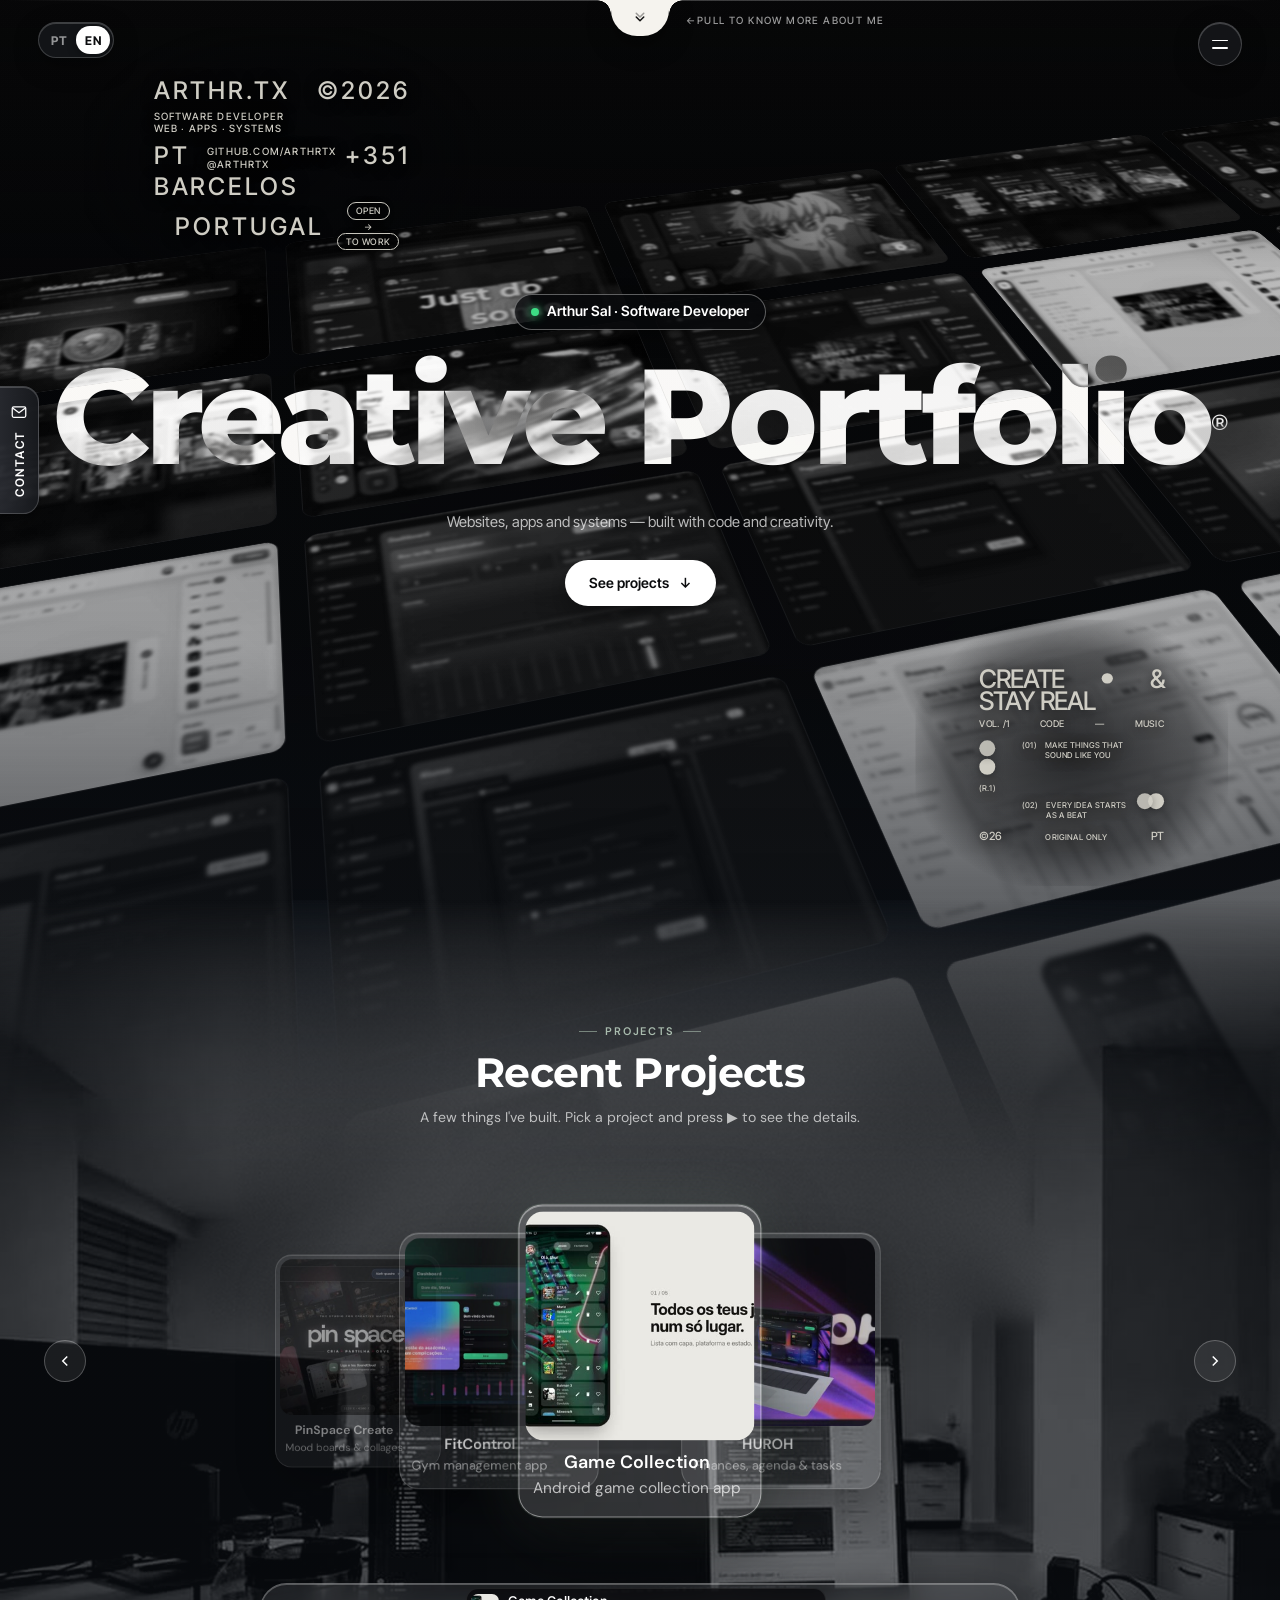
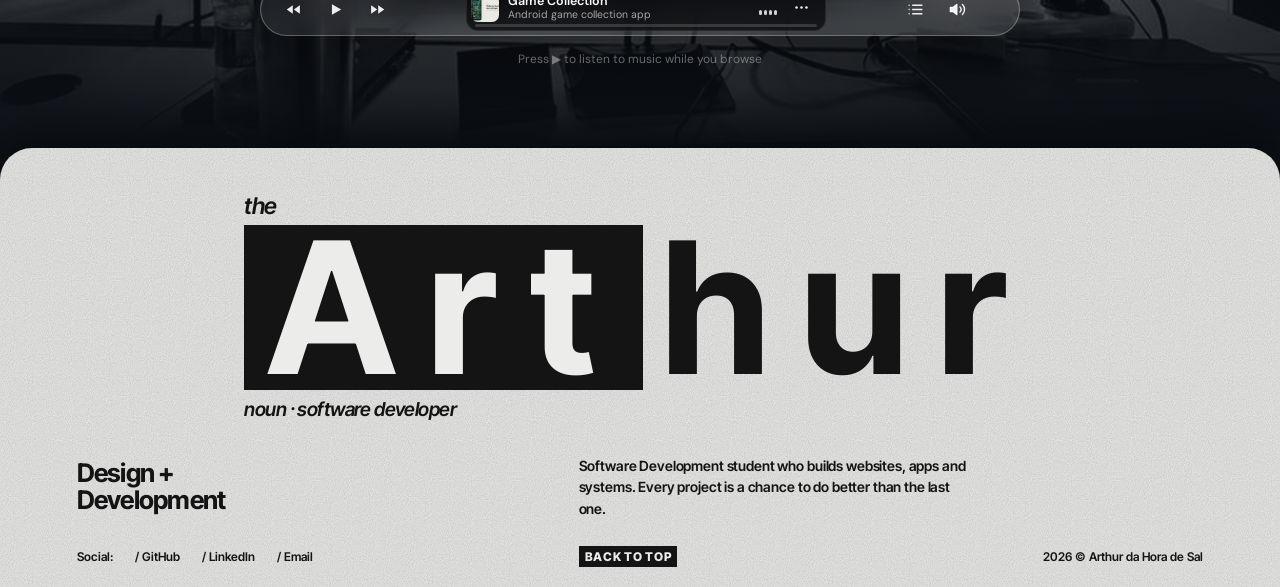
<file: index.html>
<!DOCTYPE html>
<html lang="en">

<head>
    <meta charset="UTF-8">
    <meta name="viewport" content="width=device-width, initial-scale=1.0">
    <title>Arthur Sal | Portfolio</title>

    <link rel="stylesheet" href="style.css?v=90">
    <link rel="stylesheet" href="https://cdnjs.cloudflare.com/ajax/libs/font-awesome/6.6.0/css/all.min.css">
    <link href="https://fonts.googleapis.com/css2?family=Anton&family=Inter+Tight:wght@400;500;600&family=DM+Sans:wght@300;400;500;600&family=Montserrat:wght@300;400;600;700;800;900&family=Roboto+Slab:wght@300;400&family=Urbanist:wght@300;400&display=swap" rel="stylesheet">
</head>

<body>

<button class="menu-btn" id="menuBtn" aria-label="Open menu" aria-expanded="false" aria-controls="sideNav">
    <span></span><span></span><span></span>
</button>

<nav class="side-nav" id="sideNav" aria-label="Main menu">
    <div class="side-pill">
        <a class="side-item" href="#inicio" data-target="inicio">
            <span class="side-ico"><svg viewBox="0 0 24 24" aria-hidden="true"><path d="M3 10.5 12 3l9 7.5"/><path d="M5 9.5V20h5v-6h4v6h5V9.5"/></svg></span>
            <span class="side-label" data-i18n="nav.home">Home</span>
        </a>
        <a class="side-item" href="#sobre" data-target="" data-open-panel>
            <span class="side-ico"><svg viewBox="0 0 24 24" aria-hidden="true"><circle cx="12" cy="8" r="4"/><path d="M4 21c1.5-4 4.5-6 8-6s6.5 2 8 6"/></svg></span>
            <span class="side-label" data-i18n="nav.about">About</span>
        </a>
        <a class="side-item" href="#portfolio" data-target="portfolio">
            <span class="side-ico"><svg viewBox="0 0 24 24" aria-hidden="true"><path d="M3 6.5A1.5 1.5 0 0 1 4.5 5H9l2 2.5h8.5A1.5 1.5 0 0 1 21 9v9.5a1.5 1.5 0 0 1-1.5 1.5h-15A1.5 1.5 0 0 1 3 18.5z"/></svg></span>
            <span class="side-label" data-i18n="nav.projects">Projects</span>
        </a>
    </div>
    <a class="side-round side-item" href="#contacto" data-target="" data-open-contact aria-label="Contact">
        <svg viewBox="0 0 24 24" aria-hidden="true"><rect x="3" y="5" width="18" height="14" rx="2"/><path d="m3.5 6.5 8.5 6.5 8.5-6.5"/></svg>
    </a>
</nav>

<main>

<section id="inicio" class="hero kh">

    <div class="kh-screens" aria-hidden="true">
        <div class="kh-plane">
            <div class="kh-row" style="--d:70s"><div class="kh-track"><img src="assets/hero/b01.jpg?v=90" alt="" loading="eager" decoding="async"><img src="assets/hero/b02.jpg?v=90" alt="" loading="eager" decoding="async"><img src="assets/hero/b03.jpg?v=90" alt="" loading="eager" decoding="async"><img src="assets/hero/b04.jpg?v=90" alt="" loading="eager" decoding="async"><img src="assets/hero/b05.jpg?v=90" alt="" loading="eager" decoding="async"><img src="assets/hero/b06.jpg?v=90" alt="" loading="eager" decoding="async"><img src="assets/hero/b07.jpg?v=90" alt="" loading="eager" decoding="async"><img src="assets/hero/b08.jpg?v=90" alt="" loading="eager" decoding="async"><img src="assets/hero/b09.jpg?v=90" alt="" loading="eager" decoding="async"><img src="assets/hero/b01.jpg?v=90" alt="" loading="eager" decoding="async"><img src="assets/hero/b02.jpg?v=90" alt="" loading="eager" decoding="async"><img src="assets/hero/b03.jpg?v=90" alt="" loading="eager" decoding="async"><img src="assets/hero/b04.jpg?v=90" alt="" loading="eager" decoding="async"><img src="assets/hero/b05.jpg?v=90" alt="" loading="eager" decoding="async"><img src="assets/hero/b06.jpg?v=90" alt="" loading="eager" decoding="async"><img src="assets/hero/b07.jpg?v=90" alt="" loading="eager" decoding="async"><img src="assets/hero/b08.jpg?v=90" alt="" loading="eager" decoding="async"><img src="assets/hero/b09.jpg?v=90" alt="" loading="eager" decoding="async"></div></div>
            <div class="kh-row" style="--d:79s"><div class="kh-track"><img src="assets/hero/b04.jpg?v=90" alt="" loading="eager" decoding="async"><img src="assets/hero/b05.jpg?v=90" alt="" loading="eager" decoding="async"><img src="assets/hero/b06.jpg?v=90" alt="" loading="eager" decoding="async"><img src="assets/hero/b07.jpg?v=90" alt="" loading="eager" decoding="async"><img src="assets/hero/b08.jpg?v=90" alt="" loading="eager" decoding="async"><img src="assets/hero/b09.jpg?v=90" alt="" loading="eager" decoding="async"><img src="assets/hero/b10.jpg?v=90" alt="" loading="eager" decoding="async"><img src="assets/hero/b11.jpg?v=90" alt="" loading="eager" decoding="async"><img src="assets/hero/b12.jpg?v=90" alt="" loading="eager" decoding="async"><img src="assets/hero/b04.jpg?v=90" alt="" loading="eager" decoding="async"><img src="assets/hero/b05.jpg?v=90" alt="" loading="eager" decoding="async"><img src="assets/hero/b06.jpg?v=90" alt="" loading="eager" decoding="async"><img src="assets/hero/b07.jpg?v=90" alt="" loading="eager" decoding="async"><img src="assets/hero/b08.jpg?v=90" alt="" loading="eager" decoding="async"><img src="assets/hero/b09.jpg?v=90" alt="" loading="eager" decoding="async"><img src="assets/hero/b10.jpg?v=90" alt="" loading="eager" decoding="async"><img src="assets/hero/b11.jpg?v=90" alt="" loading="eager" decoding="async"><img src="assets/hero/b12.jpg?v=90" alt="" loading="eager" decoding="async"></div></div>
            <div class="kh-row" style="--d:88s"><div class="kh-track"><img src="assets/hero/b07.jpg?v=90" alt="" loading="eager" decoding="async"><img src="assets/hero/b08.jpg?v=90" alt="" loading="eager" decoding="async"><img src="assets/hero/b09.jpg?v=90" alt="" loading="eager" decoding="async"><img src="assets/hero/b10.jpg?v=90" alt="" loading="eager" decoding="async"><img src="assets/hero/b11.jpg?v=90" alt="" loading="eager" decoding="async"><img src="assets/hero/b12.jpg?v=90" alt="" loading="eager" decoding="async"><img src="assets/hero/b13.jpg?v=90" alt="" loading="eager" decoding="async"><img src="assets/hero/b14.jpg?v=90" alt="" loading="eager" decoding="async"><img src="assets/hero/b15.jpg?v=90" alt="" loading="eager" decoding="async"><img src="assets/hero/b07.jpg?v=90" alt="" loading="eager" decoding="async"><img src="assets/hero/b08.jpg?v=90" alt="" loading="eager" decoding="async"><img src="assets/hero/b09.jpg?v=90" alt="" loading="eager" decoding="async"><img src="assets/hero/b10.jpg?v=90" alt="" loading="eager" decoding="async"><img src="assets/hero/b11.jpg?v=90" alt="" loading="eager" decoding="async"><img src="assets/hero/b12.jpg?v=90" alt="" loading="eager" decoding="async"><img src="assets/hero/b13.jpg?v=90" alt="" loading="eager" decoding="async"><img src="assets/hero/b14.jpg?v=90" alt="" loading="eager" decoding="async"><img src="assets/hero/b15.jpg?v=90" alt="" loading="eager" decoding="async"></div></div>
            <div class="kh-row" style="--d:97s"><div class="kh-track"><img src="assets/hero/b10.jpg?v=90" alt="" loading="eager" decoding="async"><img src="assets/hero/b11.jpg?v=90" alt="" loading="eager" decoding="async"><img src="assets/hero/b12.jpg?v=90" alt="" loading="eager" decoding="async"><img src="assets/hero/b13.jpg?v=90" alt="" loading="eager" decoding="async"><img src="assets/hero/b14.jpg?v=90" alt="" loading="eager" decoding="async"><img src="assets/hero/b15.jpg?v=90" alt="" loading="eager" decoding="async"><img src="assets/hero/b16.jpg?v=90" alt="" loading="eager" decoding="async"><img src="assets/hero/b17.jpg?v=90" alt="" loading="eager" decoding="async"><img src="assets/hero/b01.jpg?v=90" alt="" loading="eager" decoding="async"><img src="assets/hero/b10.jpg?v=90" alt="" loading="eager" decoding="async"><img src="assets/hero/b11.jpg?v=90" alt="" loading="eager" decoding="async"><img src="assets/hero/b12.jpg?v=90" alt="" loading="eager" decoding="async"><img src="assets/hero/b13.jpg?v=90" alt="" loading="eager" decoding="async"><img src="assets/hero/b14.jpg?v=90" alt="" loading="eager" decoding="async"><img src="assets/hero/b15.jpg?v=90" alt="" loading="eager" decoding="async"><img src="assets/hero/b16.jpg?v=90" alt="" loading="eager" decoding="async"><img src="assets/hero/b17.jpg?v=90" alt="" loading="eager" decoding="async"><img src="assets/hero/b01.jpg?v=90" alt="" loading="eager" decoding="async"></div></div>
            <div class="kh-row" style="--d:106s"><div class="kh-track"><img src="assets/hero/b13.jpg?v=90" alt="" loading="eager" decoding="async"><img src="assets/hero/b14.jpg?v=90" alt="" loading="eager" decoding="async"><img src="assets/hero/b15.jpg?v=90" alt="" loading="eager" decoding="async"><img src="assets/hero/b16.jpg?v=90" alt="" loading="eager" decoding="async"><img src="assets/hero/b17.jpg?v=90" alt="" loading="eager" decoding="async"><img src="assets/hero/b01.jpg?v=90" alt="" loading="eager" decoding="async"><img src="assets/hero/b02.jpg?v=90" alt="" loading="eager" decoding="async"><img src="assets/hero/b03.jpg?v=90" alt="" loading="eager" decoding="async"><img src="assets/hero/b04.jpg?v=90" alt="" loading="eager" decoding="async"><img src="assets/hero/b13.jpg?v=90" alt="" loading="eager" decoding="async"><img src="assets/hero/b14.jpg?v=90" alt="" loading="eager" decoding="async"><img src="assets/hero/b15.jpg?v=90" alt="" loading="eager" decoding="async"><img src="assets/hero/b16.jpg?v=90" alt="" loading="eager" decoding="async"><img src="assets/hero/b17.jpg?v=90" alt="" loading="eager" decoding="async"><img src="assets/hero/b01.jpg?v=90" alt="" loading="eager" decoding="async"><img src="assets/hero/b02.jpg?v=90" alt="" loading="eager" decoding="async"><img src="assets/hero/b03.jpg?v=90" alt="" loading="eager" decoding="async"><img src="assets/hero/b04.jpg?v=90" alt="" loading="eager" decoding="async"></div></div>
        </div>
    </div>
    <div class="kh-veil" aria-hidden="true"></div>

    <span class="kh-pull-hint" aria-hidden="true" data-i18n="kh.pull">Pull to know more about me</span>
    <button class="kh-pull" id="aboutPull" type="button" aria-label="Open about me" aria-controls="aboutPaper" aria-expanded="false">
        <svg viewBox="0 0 24 24" aria-hidden="true"><path class="c1" d="m7 7 5 5 5-5"/><path class="c2" d="m7 12 5 5 5-5"/></svg>
    </button>
    <button class="lang-btn kh-lang" id="langBtn" type="button" aria-label="Mudar para português"><b class="lang-pill" aria-hidden="true"></b><span data-l="pt">PT</span><span data-l="en">EN</span></button>

    <div class="kh-meta" aria-hidden="true">
        <div class="km-row km-1"><span>ARTHR.TX</span><span>©2026</span></div>
        <div class="km-small km-s1" data-i18n-html="km.s1">Software developer<br>web · apps · systems</div>
        <div class="km-row km-2"><span>PT</span><span class="km-small">github.com/arthrtx<br>@arthrtx</span><span>+351</span></div>
        <div class="km-row km-3"><span>BARCELOS</span></div>
        <div class="km-row km-4"><span>PORTUGAL</span><span class="km-badge"><i data-i18n="km.b1">Open</i><b>→</b><i data-i18n="km.b2">To work</i></span></div>
    </div>

    <div class="kh-poster" aria-hidden="true">
        <div class="kp-title"><span><b data-i18n="kp.t1">CREATE</b> <i class="kp-dot"></i> &amp;</span><span data-i18n="kp.t2">STAY REAL</span></div>
        <div class="kp-row kp-dates"><span>VOL. /1</span><span data-i18n="kp.code">CODE</span><span>—</span><span data-i18n="kp.music">MUSIC</span></div>
        <div class="kp-grid">
            <div class="kp-dots"><i></i><i></i></div>
            <div class="kp-item kp-i1"><b>(01)</b><span data-i18n-html="kp.1">Make things that<br>sound like you</span></div>
            <div class="kp-tag">(R.1)</div>
            <div class="kp-item kp-i2"><b>(02)</b><span data-i18n-html="kp.2">Every idea starts<br>as a beat</span></div>
            <div class="kp-dots kp-dots-r"><i></i><i></i></div>
        </div>
        <div class="kp-row kp-foot"><span>©26</span><span data-i18n="kp.3">Original only</span><span>PT</span></div>
    </div>

    <div class="kh-center">
        <span class="kh-badge"><i></i><span data-i18n="kh.badge">Arthur Sal · Software Developer</span></span>
        <h1 class="kh-title" aria-label="Creative Portfolio®"><span>Creative</span> <span>Portfolio<sup class="kh-reg" aria-hidden="true">®</sup></span></h1>
        <p class="kh-sub" data-i18n="kh.sub">Websites, apps and systems — built with code and creativity.</p>
        <a class="kh-cta" href="#portfolio"><span data-i18n="kh.cta">See projects</span> <i aria-hidden="true">↓</i></a>
    </div>

</section>

<section id="portfolio" class="music proj-music">

    <div class="pm-bg" aria-hidden="true"></div>
    <div class="music-ambient" id="pmAmbient" aria-hidden="true"></div>

    <div class="pm-inner">

        <header class="music-head">
            <span class="music-head-kicker" data-i18n="pm.kicker">Projects</span>
            <h2 class="music-head-title" data-i18n="projects.title">Recent Projects</h2>
            <p class="music-head-sub" data-i18n="pm.sub">A few things I've built. Pick a project and press ▶ to see the details.</p>
        </header>

        <div class="music-stage">
            <button type="button" class="music-nav music-nav-prev" id="pmFlowPrev" aria-label="Previous project">
                <svg width="18" height="18" viewBox="0 0 24 24" fill="none" stroke="currentColor" stroke-width="2"><path d="m15 18-6-6 6-6"/></svg>
            </button>

            <div class="music-flow" id="pmFlow" role="listbox" aria-label="Projects" tabindex="0">

                <button type="button" class="music-card" data-project="pinspace" role="option">
                    <span class="music-card-art"><video src="assets/projects/pinspace/demo.mp4" poster="assets/projects/pinspace/poster.jpg" muted loop playsinline preload="none"></video></span>
                    <span class="music-card-text">
                        <strong>PinSpace Create</strong>
                        <small data-i18n="card.pin">Mood boards &amp; collages</small>
                    </span>
                </button>

                <button type="button" class="music-card" data-project="fitcontrol" role="option">
                    <span class="music-card-art"><video src="assets/projects/fitcontrol/promo.mp4" poster="assets/projects/fitcontrol/poster.jpg" muted loop playsinline preload="none"></video></span>
                    <span class="music-card-text">
                        <strong>FitControl</strong>
                        <small data-i18n="card.fit">Gym management app</small>
                    </span>
                </button>

                <button type="button" class="music-card" data-project="gamecollection" role="option">
                    <span class="music-card-art"><video src="assets/projects/gamecollection/promo.mp4" poster="assets/projects/gamecollection/poster.jpg" muted loop playsinline preload="none"></video></span>
                    <span class="music-card-text">
                        <strong>Game Collection</strong>
                        <small data-i18n="card.gc">Android game collection app</small>
                    </span>
                </button>

                <button type="button" class="music-card" data-project="huroh" role="option">
                    <span class="music-card-art"><video src="assets/projects/huroh/promo.mp4" poster="assets/projects/huroh/poster.jpg" muted loop playsinline preload="none"></video></span>
                    <span class="music-card-text">
                        <strong>HUROH</strong>
                        <small data-i18n="card.huroh">Finances, agenda &amp; tasks</small>
                    </span>
                </button>

            </div>

            <button type="button" class="music-nav music-nav-next" id="pmFlowNext" aria-label="Next project">
                <svg width="18" height="18" viewBox="0 0 24 24" fill="none" stroke="currentColor" stroke-width="2"><path d="m9 18 6-6-6-6"/></svg>
            </button>
        </div>

        <div class="music-bar" id="pmBar">
            <div class="music-bar-controls">
                <button type="button" class="music-ctl" id="pmPrev" aria-label="Previous project">
                    <svg width="22" height="22" viewBox="0 0 24 24" fill="currentColor"><path d="M11 6v12L2.5 12zM21 6v12l-8.5-6z"/></svg>
                </button>
                <button type="button" class="music-ctl music-ctl-main" id="pmPlay" aria-label="Open project">
                    <svg width="22" height="22" viewBox="0 0 24 24" fill="currentColor"><path d="M7 4.5v15l13-7.5z"/></svg>
                </button>
                <button type="button" class="music-ctl" id="pmNext" aria-label="Next project">
                    <svg width="22" height="22" viewBox="0 0 24 24" fill="currentColor"><path d="M13 6v12l8.5-6zM3 6v12l8.5-6z"/></svg>
                </button>
            </div>

            <div class="music-now" id="pmNow" role="button" tabindex="0" aria-label="Open project">
                <span class="music-now-art"><img id="pmNowArt" src="assets/projects/pinspace/poster.jpg" alt=""></span>
                <span class="music-now-text">
                    <strong id="pmNowTitle">PinSpace Create</strong>
                    <small id="pmNowSub">Mood boards &amp; collages</small>
                </span>
                <span class="music-eq" aria-hidden="true"><i></i><i></i><i></i><i></i></span>
                <a class="music-ctl music-ctl-sm" id="pmGit" href="https://github.com/arthrtx" target="_blank" rel="noopener" aria-label="Open on GitHub" title="GitHub">
                    <svg width="18" height="18" viewBox="0 0 24 24" fill="currentColor"><circle cx="5" cy="12" r="1.8"/><circle cx="12" cy="12" r="1.8"/><circle cx="19" cy="12" r="1.8"/></svg>
                </a>
                <div class="music-progress" aria-hidden="true"><i id="pmProgress"></i></div>
            </div>

            <div class="music-bar-extra">
                <button type="button" class="music-ctl" id="pmQueueToggle" aria-label="Track list" aria-expanded="false">
                    <svg width="20" height="20" viewBox="0 0 24 24" fill="none" stroke="currentColor" stroke-width="2" stroke-linecap="round"><path d="M8 6h13M8 12h13M8 18h13M3 6h.01M3 12h.01M3 18h.01"/></svg>
                </button>
                <div class="music-volume">
                    <button type="button" class="music-ctl" id="pmMute" aria-label="Mute">
                        <svg width="20" height="20" viewBox="0 0 24 24" fill="none" stroke="currentColor" stroke-width="2" stroke-linecap="round" stroke-linejoin="round"><path d="M11 5 6 9H2v6h4l5 4z" fill="currentColor"/><path class="i-wave" d="M15.5 8.5a5 5 0 0 1 0 7M19 5a10 10 0 0 1 0 14"/></svg>
                    </button>
                    <input type="range" id="pmVolume" min="0" max="100" value="70" aria-label="Volume">
                </div>
            </div>

            <div class="music-queue" id="pmQueue" hidden>
                <ol id="pmQueueList"></ol>
            </div>
        </div>

        <p class="music-credit" data-i18n="pm.credit2">Press ▶ to listen to music while you browse</p>

    </div>

</section>




</main>

<footer class="outro" id="outro">

    <div class="outro-band">
        <span class="outro-the" aria-hidden="true" data-i18n="outro.the">the</span>
        <h2 class="outro-name" aria-label="Arthur"><span class="on">Art</span>hur</h2>
        <span class="outro-noun" data-i18n="outro.noun">noun · software developer</span>
    </div>

    <div class="outro-info">
        <h2 class="outro-h" data-i18n-html="outro.h">Design +<br>Development</h2>
        <p class="outro-p" data-i18n="outro.p">Software Development student who builds websites, apps and systems. Every project is a chance to do better than the last one.</p>
    </div>

    <div class="outro-bottom">
        <div class="outro-social">
            <span data-i18n="outro.social">Social:</span>
            <a href="https://github.com/arthrtx" target="_blank" rel="noopener">/ GitHub</a>
            <a href="https://www.linkedin.com/in/arthur-de-sal-01b231438/" target="_blank" rel="noopener">/ LinkedIn</a>
            <a href="mailto:arthurrthr1988@gmail.com">/ Email</a>
        </div>
        <button type="button" class="outro-up" id="outroUp"><span data-i18n="outro.up">Back to top</span></button>
        <span class="outro-copy">2026 © Arthur da Hora de Sal</span>
    </div>

</footer>

<button class="contact-tab" id="contactTab" type="button" aria-controls="contactPanel" aria-expanded="false">
    <svg viewBox="0 0 24 24" aria-hidden="true"><rect x="3" y="5" width="18" height="14" rx="2"/><path d="m3.5 6.5 8.5 6.5 8.5-6.5"/></svg>
    <span data-i18n="contact.tab">Contact</span>
</button>

<div class="contact-shade" id="contactShade" aria-hidden="true"></div>
<aside class="contact-panel" id="contactPanel" role="dialog" aria-modal="true" aria-labelledby="contactTitle" aria-hidden="true">
    <div class="cp-head">
        <span class="cp-kicker" data-i18n="contact.kicker">Let's talk</span>
        <button class="panel-close" id="contactClose" type="button" aria-label="Close"><span></span><span></span></button>
    </div>
    <h2 class="cp-title" id="contactTitle" data-i18n="contact.title">Contact Me</h2>
    <p class="cp-sub" data-i18n="contact.sub">Have a project or an opportunity? Send me a message and I'll get back to you.</p>
<form id="formContacto"
      action="https://formsubmit.co/arthurrthr1988@gmail.com"
      method="POST">

    <input type="hidden" name="_captcha" value="false">
    <input type="hidden" name="_subject" value="New message from Portfolio">

    <input type="text"
           id="nome"
           name="Name"
           placeholder="Name" data-i18n-ph="contact.name"
           required>

    <input type="email"
           id="email"
           name="Email"
           placeholder="Email"
           required>

    <textarea
        id="mensagem"
        name="Message"
        rows="5"
        placeholder="Message" data-i18n-ph="contact.msg"
        required></textarea>

    <button type="submit" data-i18n="contact.send">Send</button>

</form>
    <div class="cp-links">
        <a href="mailto:arthurrthr1988@gmail.com"><i class="fas fa-envelope"></i> arthurrthr1988@gmail.com</a>
        <a href="https://github.com/arthrtx" target="_blank" rel="noopener"><i class="fab fa-github"></i> github.com/arthrtx</a>
        <a href="https://www.linkedin.com/in/arthur-de-sal-01b231438/" target="_blank" rel="noopener"><i class="fab fa-linkedin"></i> LinkedIn</a>
    </div>
</aside>




<section class="paper" id="aboutPaper" role="dialog" aria-modal="true" aria-label="About me" aria-hidden="true">
    <div class="paper-sheet" id="paperSheet">
        <div class="paper-scroll">
            <div class="paper-inner ab2">

                <div class="ab2-top">
                    <button class="lang-btn kh-lang ab2-lang" id="langBtn2" type="button" aria-label="Mudar para português"><b class="lang-pill" aria-hidden="true"></b><span data-l="pt">PT</span><span data-l="en">EN</span></button>
                    <div class="ab2-seg"><span>©26</span><b data-i18n="ab2.about">About</b><span data-i18n="ab2.archive">Archive</span></div>
                    <button class="ab2-x" id="paperClose" type="button" aria-label="Close"><span data-i18n="pv.close">Close</span></button>
                </div>

                <div class="ab2-panel">
                    <div class="ab2-pill"><span data-i18n="ab2.p1">Arthur's</span><span data-i18n="ab2.p2">Code</span><span data-i18n="ab2.p3">Media</span></div>

                    <nav class="ab2-links">
                        <a href="#ab2-me" data-i18n="ab2.l1">About</a>
                        <a href="#ab2-skills" data-i18n="ab2.l2">Skills</a>
                        <a href="#ab2-resume" data-i18n="ab2.l3">Resume</a>
                        <a href="https://github.com/arthrtx" target="_blank" rel="noopener" data-i18n="ab2.others">Others</a>
                        <a class="ab2-cv" href="assets/Arthur-Sal-CV.pdf" target="_blank" data-i18n="resume.cvBtn">Download CV</a>
                    </nav>
                    <article class="ab2-card ab2-card1" id="ab2-me">
                        <div class="ab2-c1">
                            <div class="ab2-c1-head">
                                <span class="ab2-kick" data-i18n="about.title">About Me</span>
                                <p class="ab2-note" data-i18n="w.about.sub">Software Development student</p>
                            </div>
                            <h2 class="ab2-name">ARTHUR SAL</h2>
                            <p class="ab2-text" data-i18n="about.text">I'm a Software Development student focused on programming and systems analysis. I enjoy combining technology and creativity to build practical and interesting projects. I'm currently looking for opportunities where I can learn, develop my skills, and gain experience in the tech industry.</p>
                            <span class="ab2-slant" aria-hidden="true"></span>
                        </div>
                    </article>
                    <article class="ab2-card ab2-card2" id="ab2-skills">
                        <div class="ab2-c2l">
                            <h3 class="ab2-script"><i>a/</i><span data-i18n="ab2.skills">Skills</span></h3>
                            <p class="ab2-note" data-i18n="ab2.skillsSub">Tools I work with every day — and keep learning.</p>
                            <div class="ab2-box">
                                <h4 data-i18n="skills.lang">Languages</h4>
                                <div class="skills" id="skillsLanguages"></div>
                                <h4 data-i18n="skills.tools">Tools &amp; Others</h4>
                                <div class="skills" id="skillsTools"></div>
                            </div>
                        </div>
                        <div class="ab2-code" aria-hidden="true">
                            <pre><b>const</b> arthur = {
  role: <i>"developer"</i>,
  base: <i>"Barcelos, PT"</i>,
  loves: [<i>"code"</i>, <i>"music"</i>],
  status: <i>"open to work"</i>
};

<b>while</b> (alive) {
  create();
  listen();
  repeat();
}</pre>
                        </div>
                    </article>
                    <svg class="ab2-chev" viewBox="0 0 860 60" preserveAspectRatio="none" aria-hidden="true"><path d="M0 18h46l16 22H16Z"/><path d="M80 18h320l-14 22H96Z"/><path d="M290 22h22l-8 14h-22ZM320 22h22l-8 14h-22ZM350 22h22l-8 14h-22Z"/><path d="M420 40 446 0h70l26 40h-28l-14-22h-28l-14 22Z"/><path d="M560 0h260v40H530Z"/><path d="M604 8h22l-8 16h-22ZM636 8h22l-8 16h-22ZM668 8h22l-8 16h-22ZM700 8h22l-8 16h-22Z" fill="#fff"/></svg>
                    <div class="ab2-resume" id="ab2-resume">
                        <h3 data-i18n="resume.title">Resume</h3>
                        <p data-i18n="resume.cv">Download my CV to get a quick overview of my background, skills, and experience.</p>
                        <p data-i18n="resume.gh">Visit my GitHub to explore more projects and everything I've been working on.</p>
                        <div class="ab2-bar">
                            <a href="assets/Arthur-Sal-CV.pdf" target="_blank" data-i18n="resume.cvBtn">Download CV</a>
                            <a href="https://github.com/arthrtx" target="_blank" rel="noopener">github.com/arthrtx</a>
                        </div>
                        <a class="ab2-arrow" href="https://github.com/arthrtx" target="_blank" rel="noopener" aria-label="GitHub">→</a>
                    </div>

                    <div class="ab2-foot"><span class="on" data-i18n="ab2.f1">Study</span><span data-i18n="ab2.f2">Build</span><span data-i18n="ab2.f3">Repeat</span></div>
                </div>

                <div class="ab2-bottom">
                    <span>OFF / ON</span><span class="ab2-online">ONLINE</span>
                    <button type="button" class="ab2-up" id="ab2Up"><span data-i18n="outro.up">Back to top</span><b aria-hidden="true">↑</b></button>
                </div>
            </div>
        </div>
        <button class="paper-pull" id="paperPull" type="button" aria-label="Close about me">
            <svg viewBox="0 0 24 24" aria-hidden="true"><path d="m7 17 5-5 5 5"/><path d="m7 12 5-5 5 5"/></svg>
        </button>
    </div>
</section>

<div class="mini-player" id="miniPlayer" aria-label="Music player">
    <span class="mp-disc" aria-hidden="true"><i></i></span>
    <span class="mp-txt"><b id="mpTrack">Sunset Drive</b><small>arthr.tx · house</small></span>
    <button type="button" class="mp-btn" id="mpPlay" aria-label="Play / pause"><svg class="i-play" viewBox="0 0 24 24"><path d="M7 4.5v15l13-7.5z"/></svg><svg class="i-pause" viewBox="0 0 24 24"><rect x="6" y="5" width="4" height="14" rx="1"/><rect x="14" y="5" width="4" height="14" rx="1"/></svg></button>
    <button type="button" class="mp-btn" id="mpNext" aria-label="Next track"><svg viewBox="0 0 24 24"><path d="M13 6v12l8.5-6zM3 6v12l8.5-6z"/></svg></button>
</div>

<div class="proj-frame" id="projFrame" hidden></div>

<script src="music.js?v=90"></script>
<script src="script.js?v=90"></script>

</body>
</html>
</file>
<file: style.css>
/* reset
   ====================================================== */

* {
  margin: 0;
  padding: 0;
  box-sizing: border-box;
}

:root {
  --azul: #468ba1;
  --texto: #ffffff;
  --radius: 10px;
  --fonte-pequena: 16px;
}

html {
  scroll-behavior: smooth;
  background: #0d1117;
}

body {
  background: #0d1117;
  color: var(--texto);
  font-family: "DM Sans", sans-serif;
  line-height: 1.6;
}

.hero {
  height: 100vh;
  min-height: 560px;
  position: relative;
  overflow: hidden;
  background: #000;
  isolation: isolate;
}
.lang-btn {
  margin: 0;
  padding: 3px 9px;
  display: inline-flex;
  align-items: center;
  gap: 4px;
  border: 1px solid rgba(255, 255, 255, 0.25);
  border-radius: 999px;
  background: rgba(255, 255, 255, 0.06);
  box-shadow: none;
  backdrop-filter: blur(10px);
  -webkit-backdrop-filter: blur(10px);
  font-family: "DM Sans", sans-serif;
  font-size: 11px;
  letter-spacing: 0.08em;
  color: rgba(255, 255, 255, 0.45);
  cursor: pointer;
  transition:
    border-color 0.3s ease,
    background 0.3s ease;
}

.lang-btn:hover {
  transform: none;
  border-color: rgba(255, 255, 255, 0.5);
  background: rgba(255, 255, 255, 0.12);
  box-shadow: none;
}

.lang-btn i {
  font-style: normal;
  opacity: 0.5;
}

.lang-btn span {
  display: inline-block;
  width: 2.2ch;
  text-align: center;
  font-weight: 600;
  transition: color 0.3s ease;
}

.lang-btn[data-lang="pt"] [data-l="pt"],
.lang-btn[data-lang="en"] [data-l="en"] {
  color: #fff;
}
.frame-left [data-i18n="frame.title"] {
  display: inline-block;
  min-width: 9.6em;
}
.hero .hero-quote {
  position: absolute;
  z-index: 7;
  left: calc(max(76px, 3.5%) + clamp(24px, 3vw, 48px));
  top: 50%;
  transform: translateY(-50%);
  margin: 0;
  font-family: "Urbanist", "DM Sans", sans-serif;
  font-weight: 300;
  font-size: clamp(28px, 2.9vw, 46px);
  letter-spacing: -0.01em;
  color: #fff;
  text-align: left;
  animation: none;
  pointer-events: none;
  min-height: 2.3em;
}

.hero::after {
  content: "";
  position: absolute;
  left: 0;
  bottom: 0;
  width: 100%;
  height: 180px;
  background: linear-gradient(to bottom, rgba(13, 17, 23, 0), #0d1117);
  z-index: 5;
  pointer-events: none;
}
.folder {
  position: absolute;
  z-index: 2;
  left: 22.6%;
  top: 15.9%;
  width: 46.6%;
  height: 54.2%;
  container-type: inline-size;
}

/* botão do menu
   ====================================================== */
.menu-btn {
  position: fixed;
  z-index: 1001;
  top: calc(5vh + 7px);
  right: calc(3.5% + 12px);
  width: 34px;
  height: 32px;
  margin: 0;
  padding: 0;
  display: flex;
  flex-direction: column;
  justify-content: center;
  align-items: flex-end;
  gap: 5px;
  border: none;
  background: none;
  box-shadow: none;
  backdrop-filter: none;
  -webkit-backdrop-filter: none;
  cursor: pointer;
}

.menu-btn:hover {
  box-shadow: none;
  transform: none;
}

.menu-btn span {
  display: block;
  height: 1.5px;
  width: 22px;
  border-radius: 2px;
  background: #fff;
  transition:
    transform 0.3s ease,
    opacity 0.3s ease,
    width 0.3s ease,
    background 0.3s ease;
}

.menu-btn span:nth-child(2) {
  width: 16px;
}

.menu-btn:hover span {
  width: 22px;
}

.menu-btn.open span:nth-child(1) {
  background: #ff3344;
}

.menu-btn.open span:nth-child(2) {
  opacity: 0;
}

.menu-btn.open span:nth-child(3) {
  background: #ff3344;
}

/* menu lateral
   ====================================================== */
.side-nav {
  --r: 22px;
  position: fixed;
  opacity: 0;
  visibility: hidden;
  z-index: 1000;
  display: flex;
  transition:
    transform 0.45s cubic-bezier(0.2, 0.8, 0.2, 1),
    opacity 0.3s ease,
    visibility 0s linear 0.45s;
}

.side-nav.open {
  opacity: 1;
  visibility: visible;
  transition:
    transform 0.45s cubic-bezier(0.2, 0.8, 0.2, 1),
    opacity 0.3s ease;
}

.side-pill {
  position: relative;
  display: flex;
  align-items: center;
  backdrop-filter: blur(22px) saturate(180%);
  -webkit-backdrop-filter: blur(22px) saturate(180%);
  border: 1px solid rgba(255, 255, 255, 0.16);
  box-shadow:
    0 6px 24px rgba(0, 0, 0, 0.25),
    inset 0 1px 0 rgba(255, 255, 255, 0.18);
}

/* curvas que colam o menu à borda */
.side-pill::before,
.side-pill::after {
  content: "";
  position: absolute;
  right: 0;
  width: var(--r);
  height: var(--r);
  backdrop-filter: blur(22px) saturate(180%);
  -webkit-backdrop-filter: blur(22px) saturate(180%);
}

.side-pill::before {
  top: calc(var(--r) * -1);
  -webkit-mask: radial-gradient(circle at 0 0, transparent calc(var(--r) - 0.5px), #000 var(--r));
  mask: radial-gradient(circle at 0 0, transparent calc(var(--r) - 0.5px), #000 var(--r));
}

.side-pill::after {
  bottom: calc(var(--r) * -1);
  -webkit-mask: radial-gradient(circle at 0 100%, transparent calc(var(--r) - 0.5px), #000 var(--r));
  mask: radial-gradient(circle at 0 100%, transparent calc(var(--r) - 0.5px), #000 var(--r));
}

.side-item {
  display: flex;
  flex-direction: column;
  align-items: center;
  gap: 3px;
  color: rgba(255, 255, 255, 0.88);
  text-decoration: none;
}

.side-ico {
  width: 34px;
  height: 34px;
  border-radius: 50%;
  display: grid;
  place-items: center;
  background: rgba(255, 255, 255, 0.06);
  box-shadow: inset 0 0 0 2px rgba(255, 255, 255, 0.12);
  transition:
    box-shadow 0.3s ease,
    background 0.3s ease,
    transform 0.3s ease;
}

.side-item svg {
  width: 16px;
  height: 16px;
  fill: none;
  stroke: currentColor;
  stroke-width: 1.7;
  stroke-linecap: round;
  stroke-linejoin: round;
}

.side-label {
  font-family: "DM Sans", sans-serif;
  font-size: 9.5px;
  font-weight: 500;
  letter-spacing: 0.03em;
  color: rgba(255, 255, 255, 0.6);
}

.side-item:hover .side-ico {
  transform: scale(1.08);
  background: rgba(255, 255, 255, 0.14);
}

.side-item.active .side-ico {
  box-shadow:
    inset 0 0 0 2px #ff3344,
    0 0 14px rgba(255, 51, 68, 0.45);
  background: rgba(255, 255, 255, 0.12);
}

.side-item.active .side-label {
  color: rgba(255, 255, 255, 0.95);
}

.side-round {
  width: 40px;
  height: 40px;
  border-radius: 50%;
  justify-content: center;
  backdrop-filter: blur(22px) saturate(180%);
  -webkit-backdrop-filter: blur(22px) saturate(180%);
  border: 1px solid rgba(255, 255, 255, 0.16);
  box-shadow:
    0 6px 18px rgba(0, 0, 0, 0.25),
    inset 0 1px 0 rgba(255, 255, 255, 0.18);
  transition:
    transform 0.3s ease,
    box-shadow 0.3s ease;
}

.side-round:hover {
  transform: scale(1.08);
}

.side-round.active {
  box-shadow:
    0 0 14px rgba(255, 51, 68, 0.45),
    inset 0 0 0 2px #ff3344;
}

.hero h1 {
  font-family: "DM Sans", sans-serif;
  font-size: 52px;
  font-weight: 600;
  color: #ffffff;
}

button {
  margin-top: 5px;
  padding: 10px 25px;
  border: 1px solid rgba(255, 255, 255, 0.2);
  border-radius: 8px;
  background:
    repeating-linear-gradient(45deg, rgba(255, 255, 255, 0.08) 0px, transparent 1px, transparent 4px),
    rgba(255, 255, 255, 0.08);
  backdrop-filter: blur(20px);
  -webkit-backdrop-filter: blur(20px);
  color: white;
  font-size: 14px;
  font-weight: 500;
  font-family: "DM Sans", sans-serif;
  cursor: pointer;
  transition: 0.3s;
  box-shadow:
    0 4px 15px rgba(0, 0, 0, 0.2),
    inset 0 0 15px rgba(255, 255, 255, 0.05);
}

button:hover {
  background:
    repeating-linear-gradient(45deg, rgba(255, 255, 255, 0.12) 0px, transparent 1px, transparent 4px),
    rgba(255, 255, 255, 0.15);
  border-color: rgba(255, 255, 255, 0.4);
  transform: translateY(-2px);
  box-shadow:
    0 6px 20px rgba(0, 0, 0, 0.3),
    inset 0 0 20px rgba(255, 255, 255, 0.08);
}

button:active {
  transform: scale(0.98);
}

section {
  padding: 30px 10%;
}

section h2 {
  margin-bottom: 20px;
  font-family: "DM Sans", sans-serif;
  text-align: left;
}

#sobre h2::after,
#resume h2::after {
  margin: 10px 0;
}

section h2::after {
  content: "";
  display: block;
  width: 60px;
  height: 3px;
  background: var(--azul);
  margin: 10px auto;
}

#contacto h2 {
  text-align: center;
}

#contacto h2::after {
  margin: 10px auto;
}

#portfolio h2::after {
  margin: 10px 0;
}

form {
  max-width: 600px;
  margin: auto;
  display: flex;
  flex-direction: column;
  gap: 15px;
}

input,
textarea {
  padding: 12px;
  border: 1px solid rgba(255, 255, 255, 0.15);
  border-radius: var(--radius);
  font-family: "DM Sans", sans-serif;
  background: rgba(255, 255, 255, 0.05);
  backdrop-filter: blur(10px);
  -webkit-backdrop-filter: blur(10px);
  color: white;
  font-size: 15px;
  transition: transform 0.3s ease;
}

input::placeholder,
textarea::placeholder {
  color: rgba(255, 255, 255, 0.4);
}

input:focus,
textarea:focus {
  outline: 2px solid var(--azul);
  transform: scale(1.01);
}

footer {
  background: #161b22;
  text-align: center;
  padding: 30px;
  font-family: "DM Sans", sans-serif;
}

#topo {
  position: fixed;
  right: 20px;
  bottom: 20px;
  display: none;
  border-radius: 50%;
}

.marquee-scrollbar {
  display: none;
  height: 10px;
  background:
    repeating-linear-gradient(45deg, rgba(255, 255, 255, 0.1) 0px, transparent 1px, transparent 4px),
    rgba(255, 255, 255, 0.12);
  backdrop-filter: blur(25px) saturate(180%);
  -webkit-backdrop-filter: blur(25px) saturate(180%);
  border: 1px solid rgba(255, 255, 255, 0.2);
  border-radius: 12px;
  margin: 12px 0 0;
  position: relative;
  cursor: pointer;
  box-shadow:
    0 8px 32px rgba(0, 0, 0, 0.3),
    inset 0 0 20px rgba(255, 255, 255, 0.08);
}

.marquee-scrollbar-thumb {
  height: 100%;
  background:
    repeating-linear-gradient(45deg, rgba(255, 255, 255, 0.2) 0px, transparent 1px, transparent 4px),
    linear-gradient(90deg, rgba(200, 200, 200, 0.85), rgba(240, 240, 240, 0.85));
  backdrop-filter: blur(10px);
  -webkit-backdrop-filter: blur(10px);
  border: 1px solid rgba(255, 255, 255, 0.35);
  border-radius: 12px;
  min-width: 40px;
  position: absolute;
  left: 0;
  top: 0;
  box-shadow:
    0 4px 15px rgba(0, 0, 0, 0.3),
    inset 0 0 12px rgba(255, 255, 255, 0.12);
  transition:
    transform 0.2s ease,
    box-shadow 0.2s ease;
}

.marquee-scrollbar-thumb:hover {
  box-shadow:
    0 6px 20px rgba(0, 0, 0, 0.4),
    inset 0 0 18px rgba(255, 255, 255, 0.18);
  transform: scaleY(1.2);
}

.repo-btn {
  display: inline-flex;
  align-items: center;
  gap: 6px;
  padding: 4px 12px;
  border: 1px solid rgba(255, 255, 255, 0.2);
  border-radius: 6px;
  background:
    repeating-linear-gradient(45deg, rgba(255, 255, 255, 0.08) 0px, transparent 1px, transparent 4px),
    rgba(255, 255, 255, 0.08);
  backdrop-filter: blur(20px);
  -webkit-backdrop-filter: blur(20px);
  color: white;
  font-size: 12px;
  font-weight: 500;
  font-family: "DM Sans", sans-serif;
  text-decoration: none;
  cursor: pointer;
  transition: 0.3s;
  box-shadow:
    0 4px 15px rgba(0, 0, 0, 0.2),
    inset 0 0 15px rgba(255, 255, 255, 0.05);
  flex-shrink: 0;
}

.repo-btn:hover {
  background:
    repeating-linear-gradient(45deg, rgba(255, 255, 255, 0.12) 0px, transparent 1px, transparent 4px),
    rgba(255, 255, 255, 0.15);
  border-color: rgba(255, 255, 255, 0.4);
  transform: translateY(-2px);
  box-shadow:
    0 6px 20px rgba(0, 0, 0, 0.3),
    inset 0 0 20px rgba(255, 255, 255, 0.08);
}

.skills {
  display: flex;
  flex-wrap: wrap;
  gap: 10px;
  margin-top: 12px;
}

.skills span {
  background:
    repeating-linear-gradient(45deg, rgba(255, 255, 255, 0.08) 0px, transparent 1px, transparent 4px),
    rgba(255, 255, 255, 0.08);
  backdrop-filter: blur(20px);
  -webkit-backdrop-filter: blur(20px);
  padding: 8px 14px;
  border-radius: var(--radius);
  border: 1px solid rgba(255, 255, 255, 0.2);
  transition: 0.3s;
  text-align: center;
  font-size: 14px;
  flex: 0 0 auto;
}

.skills span:hover {
  transform: translateY(-5px);
}

.skills i {
  color: var(--azul);
  margin-right: 8px;
  font-size: 20px;
}

.lang-bar {
  display: flex;
  height: 8px;
  border-radius: 999px;
  overflow: hidden;
  background: rgba(255, 255, 255, 0.08);
}

.lang-bar span {
  display: block;
  height: 100%;
}

.lang-legend {
  display: flex;
  flex-wrap: wrap;
  gap: 10px;
  margin-top: 6px;
  font-size: 11px;
  color: rgba(255, 255, 255, 0.6);
}

.lang-legend span {
  display: flex;
  align-items: center;
  gap: 4px;
}

.lang-legend i {
  width: 8px;
  height: 8px;
  border-radius: 50%;
  display: inline-block;
  flex-shrink: 0;
}

.marquee {
  overflow: hidden;
  width: 100%;
  margin-top: 20px;
  padding: 10px 0;
}

.marquee-track {
  display: flex;
  gap: 15px;
  width: 100%;
  justify-content: center;
}

.marquee-track img {
  height: 120px;
  width: auto;
  border-radius: 8px;
  object-fit: cover;
  border: 1px solid rgba(255, 255, 255, 0.1);
}

.lightbox {
  display: none;
  position: fixed;
  top: 0;
  left: 0;
  width: 100%;
  height: 100%;
  background: rgba(0, 0, 0, 0.85);
  z-index: 9999;
  justify-content: center;
  align-items: center;
  cursor: pointer;
}

.lightbox.active {
  display: flex;
}

.lightbox img {
  max-width: 85%;
  max-height: 85%;
  border-radius: 10px;
  box-shadow: 0 0 30px rgba(0, 0, 0, 0.5);
}

.lightbox-close {
  position: absolute;
  top: 20px;
  right: 30px;
  color: white;
  font-size: 36px;
  cursor: pointer;
  transition: 0.3s;
}

.lightbox-close:hover {
  color: var(--azul);
}

.zoom-img {
  cursor: pointer;
  transition: transform 0.3s ease;
}

.zoom-img:hover {
  transform: scale(1.05);
}

@keyframes fadeUp {
  from {
    opacity: 0;
    transform: translateY(20px);
  }
  to {
    opacity: 1;
    transform: translateY(0);
  }
}

.hero h1 {
  letter-spacing: 2px;
  animation: fadeUp 0.8s ease forwards;
}

@media (max-width: 768px) {
  .side-nav {
    --r: 18px;
  }

  .side-pill {
    gap: 10px;
    padding: 10px 4px 10px 6px;
  }

  .side-ico {
    width: 30px;
    height: 30px;
  }

  .side-item svg {
    width: 14px;
    height: 14px;
  }

  .side-label {
    font-size: 8.5px;
  }

  .lang-btn {
    padding: 2px 7px;
    font-size: 9.5px;
  }

  .frame-left [data-i18n="frame.title"] {
    display: none;
  }

  .menu-btn {
    top: 13px;
    right: 16px;
  }

  .hero .hero-quote {
    left: 24px;
    top: auto;
    bottom: 40px;
    transform: none;
    font-size: 21px;
  }

  .side-round {
    width: 34px;
    height: 34px;
    margin-right: 6px;
  }

  .hero {
    height: 420px;
    min-height: 0;
  }

  .skills {
    display: flex;
    flex-wrap: wrap;
    gap: 6px;
    justify-content: center;
    padding: 4px 0;
  }

  .skills::-webkit-scrollbar {
    display: none;
  }

  .skills span {
    padding: 5px 10px;
    font-size: 11px;
    flex-shrink: 0;
  }

  .skills i {
    font-size: 14px;
    margin-right: 4px;
  }

  section {
    padding: 20px 5%;
  }

  .marquee {
    overflow-x: auto;
    scrollbar-width: thin;
    scrollbar-color: var(--azul) rgba(255, 255, 255, 0.08);
    -webkit-overflow-scrolling: touch;
  }

  .marquee::-webkit-scrollbar {
    height: 8px;
  }

  .marquee::-webkit-scrollbar-track {
    background: rgba(255, 255, 255, 0.08);
    border-radius: 10px;
  }

  .marquee::-webkit-scrollbar-thumb {
    background: var(--azul);
    border-radius: 10px;
  }

  .marquee-track {
    flex-wrap: nowrap;
    justify-content: flex-start;
    width: max-content;
    min-width: 100%;
  }

  .marquee-track img {
    height: 150px;
    width: auto;
    max-width: none;
    flex-shrink: 0;
    object-fit: contain;
  }

  .marquee-scrollbar {
    display: block;
  }
}

@media (max-width: 480px) {
  .marquee-track img {
    height: 110px;
  }
}

.hero .hero-quote {
  text-shadow: 0 2px 18px rgba(0, 0, 0, 0.55);
  line-height: 1.15;
  transition: opacity 0.6s ease;
}

.panel {
  position: fixed;
  inset: 0;
  z-index: 2000;
  background: #000;
  overflow: hidden;
  visibility: hidden;
  opacity: 0;
  transform: scale(1.04);
  filter: blur(12px);
  transition:
    opacity 0.8s ease,
    transform 0.9s cubic-bezier(0.2, 0.7, 0.2, 1),
    filter 0.8s ease,
    visibility 0s linear 0.9s;
}

.panel.open {
  visibility: visible;
  opacity: 1;
  transform: none;
  filter: none;
  transition:
    opacity 0.8s ease,
    transform 0.9s cubic-bezier(0.2, 0.7, 0.2, 1),
    filter 0.8s ease;
}

.panel-close {
  margin: 0 0 0 auto;
  padding: 0;
  position: relative;
  width: 32px;
  height: 32px;
  border: none;
  background: none;
  box-shadow: none;
  backdrop-filter: none;
  -webkit-backdrop-filter: none;
  cursor: pointer;
}

.panel-close:hover {
  background: none;
  box-shadow: none;
  transform: rotate(90deg);
}

.panel-close span {
  position: absolute;
  left: 5px;
  right: 5px;
  top: 50%;
  height: 1.5px;
  background: #ff3344;
  transform: rotate(45deg);
}

.panel-close span + span {
  transform: rotate(-45deg);
}

@media (prefers-reduced-motion: reduce) {
  .panel,
  .panel.open {
    transition: none;
  }
}

/* projetos
   ====================================================== */
.proj-music {
  position: relative;
  overflow: hidden;
  padding: clamp(70px, 9vw, 120px) clamp(16px, 3.4vw, 48px) clamp(60px, 7vw, 100px);
  color: #fff;
  font-family: "DM Sans", sans-serif;
}
.pm-bg {
  position: absolute;
  inset: 0;
  z-index: -2;
}
.pm-inner {
  position: relative;
  max-width: 1240px;
  margin: 0 auto;
}

/* tirar o estilo global dos botões */
.proj-music button,
.proj-music button:hover,
.proj-music button:active {
  margin: 0;
  padding: 0;
  font: inherit;
  backdrop-filter: none;
  -webkit-backdrop-filter: none;
  box-shadow: none;
}
.proj-music .music-head {
  max-width: 640px;
  margin: 0 auto clamp(20px, 2.6vw, 32px);
  text-align: center;
}
.proj-music .music-head-kicker {
  display: inline-flex;
  align-items: center;
  gap: 8px;
  font-size: 11px;
  font-weight: 600;
  letter-spacing: 0.16em;
  text-transform: uppercase;
  color: #a9bcae;
}
.proj-music .music-head-kicker::before,
.proj-music .music-head-kicker::after {
  content: "";
  width: 18px;
  height: 1px;
  background: currentColor;
  opacity: 0.6;
}
.proj-music .music-head-title {
  margin: 10px 0 0;
  font-family: "Montserrat", "DM Sans", sans-serif;
  font-size: clamp(26px, 3.2vw, 42px);
  font-weight: 700;
  line-height: 1.08;
  letter-spacing: -0.02em;
  color: #fff;
  text-align: center;
}
.proj-music .music-head-title::after {
  display: none;
}
.proj-music .music-head-sub {
  margin: 12px auto 0;
  max-width: 520px;
  font-size: clamp(13.5px, 1.1vw, 15px);
  line-height: 1.55;
  color: rgba(255, 255, 255, 0.68);
}
.proj-music .music-ambient {
  position: absolute;
  inset: 0;
  z-index: -1;
  pointer-events: none;
  background: center / cover no-repeat;
  opacity: 0.4;
  transition: background-image 0.8s ease;
  -webkit-mask-image: radial-gradient(ellipse 50% 45% at 50% 55%, #000 0%, transparent 100%);
  mask-image: radial-gradient(ellipse 50% 45% at 50% 55%, #000 0%, transparent 100%);
}

/* coverflow */
.proj-music .music-stage {
  position: relative;
  height: clamp(330px, 32vw, 400px);
  margin: clamp(18px, 2.4vw, 30px) 0 clamp(14px, 2vw, 22px);
}
.proj-music .music-flow {
  position: absolute;
  inset: 0;
  outline: none;
}

.proj-music .music-card,
.proj-music .music-card:hover,
.proj-music .music-card:active {
  position: absolute;
  left: 50%;
  top: 50%;
  width: clamp(190px, 19vw, 250px);
  display: flex;
  flex-direction: column;
  padding: 6px;
  border-radius: 24px;
  border: 1px solid rgba(255, 255, 255, 0.28);
  background: rgba(255, 255, 255, 0.1);
  box-shadow:
    0 24px 60px rgba(0, 0, 0, 0.45),
    inset 0 1px 0 rgba(255, 255, 255, 0.3);
  color: #fff;
  text-align: center;
  cursor: pointer;
  transform: translate(-50%, -50%);
  will-change: transform, opacity;
}
.proj-music .music-card.is-active {
  background: rgba(255, 255, 255, 0.16);
  border-color: rgba(255, 255, 255, 0.45);
  box-shadow:
    0 30px 70px rgba(0, 0, 0, 0.5),
    0 0 0 1px rgba(143, 163, 148, 0.25),
    0 0 60px rgba(143, 163, 148, 0.22),
    inset 0 1px 0 rgba(255, 255, 255, 0.35);
}
.proj-music .music-card:focus-visible {
  outline: 2px solid #8fa394;
  outline-offset: 3px;
}

.proj-music .music-card-art {
  position: relative;
  display: block;
  aspect-ratio: 1;
  overflow: hidden;
  border-radius: 18px;
  background: linear-gradient(135deg, #3a2a1e, #1a1a1d);
}
.proj-music .music-card-art video {
  width: 100%;
  height: 100%;
  object-fit: cover;
  display: block;
  pointer-events: none;
  transition:
    scale 0.6s cubic-bezier(0.2, 0.8, 0.2, 1),
    filter 0.4s ease;
}
.proj-music .music-card:hover .music-card-art video {
  scale: 1.06;
}
.proj-music .music-card:not(.is-active):hover {
  filter: brightness(1.12);
}
.proj-music .music-card.is-active .music-card-art::after {
  content: "";
  position: absolute;
  right: 12px;
  bottom: 12px;
  z-index: 2;
  width: 42px;
  height: 42px;
  border-radius: 50%;
  background: rgba(255, 255, 255, 0.92)
    url("data:image/svg+xml,%3Csvg xmlns='http://www.w3.org/2000/svg' viewBox='0 0 24 24'%3E%3Cpath d='M8 5v14l11-7z' fill='%23111'/%3E%3C/svg%3E")
    center / 18px no-repeat;
  box-shadow: 0 6px 18px rgba(0, 0, 0, 0.35);
  opacity: 0;
  transform: scale(0.8);
  transition:
    opacity 0.25s ease,
    transform 0.25s ease;
}
.proj-music .music-card.is-active:hover .music-card-art::after {
  opacity: 1;
  transform: scale(1);
}
.proj-music .music-card-art::before {
  content: "";
  position: absolute;
  inset: 0;
  z-index: 1;
  pointer-events: none;
  background: linear-gradient(
    115deg,
    transparent 35%,
    rgba(255, 255, 255, 0.22) 48%,
    rgba(255, 255, 255, 0.05) 56%,
    transparent 66%
  );
  background-size: 260% 100%;
  background-position: 140% 0;
  opacity: 0;
}
@keyframes pmShine {
  0% {
    background-position: 140% 0;
  }
  45%,
  100% {
    background-position: -60% 0;
  }
}
.proj-music.mu-in .music-card.is-active .music-card-art::before {
  opacity: 1;
  animation: pmShine 5s ease-in-out 1.2s infinite;
}

.proj-music .music-card-text {
  display: flex;
  flex-direction: column;
  gap: 2px;
  padding: 12px 8px 10px;
  min-width: 0;
}
.proj-music .music-card-text strong {
  font-size: clamp(15px, 1.4vw, 19px);
  font-weight: 600;
  line-height: 1.2;
  overflow: hidden;
  text-overflow: ellipsis;
  white-space: nowrap;
}
.proj-music .music-card-text small {
  font-size: clamp(13px, 1.2vw, 16px);
  color: rgba(255, 255, 255, 0.7);
  overflow: hidden;
  text-overflow: ellipsis;
  white-space: nowrap;
}
.proj-music .music-nav,
.proj-music .music-nav:hover {
  position: absolute;
  top: 50%;
  z-index: 20;
  display: grid;
  place-items: center;
  width: 42px;
  height: 42px;
  border-radius: 50%;
  border: 1px solid rgba(255, 255, 255, 0.25);
  background: rgba(255, 255, 255, 0.08);
  color: #fff;
  cursor: pointer;
  transform: translateY(-50%);
  transition:
    background 0.2s ease,
    color 0.2s ease,
    opacity 0.9s ease 0.7s;
}
.proj-music .music-nav:hover {
  background: #fff;
  color: #111;
}
.proj-music .music-nav-prev {
  left: 0;
}
.proj-music .music-nav-next {
  right: 0;
}

/* barra do leitor */
.proj-music .music-bar {
  position: relative;
  display: grid;
  grid-template-columns: auto minmax(0, 1fr) auto;
  align-items: center;
  max-width: 760px;
  margin: 0 auto;
  gap: clamp(10px, 1.4vw, 18px);
  padding: 4px clamp(8px, 1.2vw, 14px);
  border-radius: 999px;
  border: 1px solid rgba(255, 255, 255, 0.28);
  background: rgba(255, 255, 255, 0.08);
  box-shadow:
    inset 0 1px 0 rgba(255, 255, 255, 0.25),
    0 18px 44px rgba(0, 0, 0, 0.35);
}
.proj-music .music-bar-controls,
.proj-music .music-bar-extra {
  display: flex;
  align-items: center;
  gap: 6px;
}

.proj-music .music-ctl,
.proj-music .music-ctl:hover,
.proj-music .music-ctl:active {
  display: grid;
  place-items: center;
  width: 36px;
  height: 36px;
  border: 0;
  border-radius: 50%;
  background: transparent;
  color: rgba(255, 255, 255, 0.92);
  cursor: pointer;
  text-decoration: none;
  transition:
    background 0.2s ease,
    color 0.2s ease,
    transform 0.2s ease;
}
.proj-music .music-ctl:hover {
  background: rgba(255, 255, 255, 0.12);
  color: #fff;
}
.proj-music .music-ctl:active {
  transform: scale(0.92);
}
.proj-music .music-ctl.active {
  background: rgba(255, 255, 255, 0.16);
}
.proj-music .music-ctl svg {
  width: 17px;
  height: 17px;
}
.proj-music .music-ctl-sm,
.proj-music .music-ctl-sm:hover {
  width: 30px;
  height: 30px;
}
.proj-music .music-ctl.is-muted .i-wave {
  display: none;
}
.proj-music .music-now {
  position: relative;
  display: flex;
  align-items: center;
  max-width: 360px;
  width: 100%;
  justify-self: center;
  gap: 9px;
  padding: 4px 9px 7px 4px;
  border-radius: 12px;
  background: rgba(8, 8, 10, 0.72);
  border: 1px solid rgba(255, 255, 255, 0.08);
  overflow: hidden;
  cursor: pointer;
}
.proj-music .music-now:focus-visible {
  outline: 2px solid #8fa394;
  outline-offset: 2px;
}
.proj-music .music-now-art {
  width: 28px;
  height: 28px;
  flex: none;
  overflow: hidden;
  border-radius: 7px;
  background: rgba(255, 255, 255, 0.1);
}
.proj-music .music-now-art img {
  width: 100%;
  height: 100%;
  object-fit: cover;
  display: block;
}
.proj-music .music-now-text {
  flex: 1;
  min-width: 0;
  display: flex;
  flex-direction: column;
}
.proj-music .music-now-text strong {
  font-size: 12.5px;
  font-weight: 600;
  line-height: 1.2;
  overflow: hidden;
  text-overflow: ellipsis;
  white-space: nowrap;
}
.proj-music .music-now-text small {
  font-size: 10.5px;
  line-height: 1.2;
  color: rgba(255, 255, 255, 0.62);
  overflow: hidden;
  text-overflow: ellipsis;
  white-space: nowrap;
}

.proj-music .music-eq {
  display: flex;
  align-items: flex-end;
  gap: 2px;
  height: 14px;
}
.proj-music .music-eq i {
  width: 3px;
  height: 30%;
  border-radius: 2px;
  background: rgba(255, 255, 255, 0.8);
  transform-origin: bottom;
}
.proj-music.is-playing .music-eq i {
  animation: pmEq 0.9s ease-in-out infinite;
}
.proj-music.is-playing .music-eq i:nth-child(2) {
  animation-delay: -0.3s;
}
.proj-music.is-playing .music-eq i:nth-child(3) {
  animation-delay: -0.6s;
}
.proj-music.is-playing .music-eq i:nth-child(4) {
  animation-delay: -0.15s;
}
@keyframes pmEq {
  0%,
  100% {
    transform: scaleY(1);
  }
  50% {
    transform: scaleY(3);
  }
}

.proj-music .music-progress {
  position: absolute;
  left: 8px;
  right: 8px;
  bottom: 3px;
  height: 3px;
  border-radius: 3px;
  background: rgba(255, 255, 255, 0.15);
  overflow: hidden;
}
.proj-music .music-progress i {
  position: absolute;
  inset: 0;
  background: #fff;
  border-radius: inherit;
  transform: scaleX(0);
  transform-origin: left;
}

.proj-music .music-volume {
  display: flex;
  align-items: center;
  gap: 4px;
}
.proj-music .music-volume input[type="range"] {
  width: 0;
  opacity: 0;
  accent-color: #fff;
  transition:
    width 0.25s ease,
    opacity 0.2s ease;
}
.proj-music .music-volume:hover input[type="range"],
.proj-music .music-volume:focus-within input[type="range"] {
  width: 90px;
  opacity: 1;
}

/* lista de faixas */
.proj-music .music-queue {
  position: absolute;
  right: 12px;
  bottom: calc(100% + 12px);
  width: min(360px, calc(100vw - 48px));
  overflow: auto;
  padding: 8px;
  border-radius: 20px;
  background: rgba(16, 16, 18, 0.92);
  border: 1px solid rgba(255, 255, 255, 0.14);
  box-shadow: 0 24px 60px rgba(0, 0, 0, 0.55);
}
.proj-music .music-queue ol {
  list-style: none;
  margin: 0;
  padding: 0;
}
.proj-music .music-queue li {
  display: flex;
  align-items: center;
  gap: 12px;
  padding: 8px 10px;
  border-radius: 12px;
  cursor: pointer;
}
.proj-music .music-queue li:hover {
  background: rgba(255, 255, 255, 0.08);
}
.proj-music .music-queue li.is-current {
  background: rgba(143, 163, 148, 0.2);
}
.proj-music .music-q-num {
  width: 20px;
  font-size: 12px;
  color: rgba(255, 255, 255, 0.45);
  text-align: right;
  font-variant-numeric: tabular-nums;
}
.proj-music .music-q-text {
  min-width: 0;
  display: flex;
  flex-direction: column;
}
.proj-music .music-q-text strong {
  font-size: 13px;
  overflow: hidden;
  text-overflow: ellipsis;
  white-space: nowrap;
}
.proj-music .music-q-text small {
  color: rgba(255, 255, 255, 0.55);
}

.proj-music .music-credit {
  color: rgba(255, 255, 255, 0.45);
}
.proj-music .music-credit a {
  color: #a9bcae;
  text-decoration: none;
}
.proj-music .music-credit a:hover {
  text-decoration: underline;
}
.proj-music .music-head > *,
.proj-music .music-bar,
.proj-music .music-credit {
  transition:
    opacity 0.9s ease,
    translate 1s cubic-bezier(0.2, 0.7, 0.2, 1);
}
.proj-music:not(.mu-in) .music-head > *,
.proj-music:not(.mu-in) .music-bar,
.proj-music:not(.mu-in) .music-credit {
  opacity: 0;
  translate: 0 26px;
}
.proj-music:not(.mu-in) .music-nav {
  opacity: 0;
}
.proj-music .music-head > :nth-child(2) {
  transition-delay: 0.08s;
}
.proj-music .music-head > :nth-child(3) {
  transition-delay: 0.16s;
}
.proj-music .music-bar {
  transition-delay: 0.55s;
}
.proj-music .music-credit {
  font-size: 12px;
  text-align: center;
  margin-top: 14px;
  transition-delay: 0.65s;
}
.proj-music .music-flow {
  transition: opacity 0.8s ease 0.3s;
}
.proj-music:not(.mu-in) .music-flow {
  opacity: 0;
}
.proj-music .music-card {
  scale: 1;
  transition:
    transform 0.55s cubic-bezier(0.22, 1, 0.36, 1),
    opacity 0.45s ease,
    scale 1s cubic-bezier(0.2, 0.8, 0.2, 1),
    translate 0.5s ease,
    filter 0.4s ease;
}
.proj-music:not(.mu-in) .music-card {
  scale: 0.72;
}
@keyframes pmFloat {
  0%,
  100% {
    translate: 0 -5px;
  }
  50% {
    translate: 0 6px;
  }
}
.proj-music.mu-in .music-card:nth-child(3n + 1) {
  animation-duration: 6.4s;
  animation-delay: -1.6s;
}
.proj-music.mu-in .music-card:nth-child(3n + 2) {
  animation-duration: 5.1s;
  animation-delay: -3.2s;
}

@media (max-width: 900px) {
  .proj-music .music-bar {
    grid-template-columns: auto minmax(0, 1fr);
    border-radius: 28px;
  }
  .proj-music .music-bar-extra {
    display: none;
  }
  .proj-music.mu-in .music-card,
  .proj-music.mu-in .music-card.is-active .music-card-art::before {
    animation: none;
  }
}
@media (max-width: 720px) {
  .proj-music {
    padding: 60px 12px 50px;
  }
  .proj-music .music-stage {
    height: 320px;
  }
  .proj-music .music-card {
    width: 200px;
  }
  .proj-music .music-nav {
    display: none;
  }
  .proj-music .music-bar {
    grid-template-columns: minmax(0, 1fr);
    border-radius: 22px;
    padding: 10px;
  }
  .proj-music .music-bar-controls {
    justify-content: center;
    order: 2;
  }
  .proj-music .music-now {
    max-width: none;
  }
  .proj-music .music-eq {
    display: none;
  }
}
@media (prefers-reduced-motion: reduce) {
  .proj-music .music-head > *,
  .proj-music .music-bar,
  .proj-music .music-credit,
  .proj-music .music-nav,
  .proj-music .music-flow,
  .proj-music .music-card {
    transition: none;
    opacity: 1;
    translate: none;
    scale: none;
  }
  .proj-music.mu-in .music-card,
  .proj-music.mu-in .music-card.is-active .music-card-art::before,
  .proj-music.is-playing .music-eq i {
    animation: none;
  }
}

/* janela do projeto
   ====================================================== */
.pmodal {
  position: fixed;
  inset: 0;
  z-index: 2000;
  background: #000;
  overflow: hidden;
  visibility: hidden;
  opacity: 0;
  transform: scale(1.04);
  filter: blur(12px);
  transition:
    opacity 0.7s ease,
    transform 0.8s cubic-bezier(0.2, 0.7, 0.2, 1),
    filter 0.7s ease,
    visibility 0s linear 0.8s;
}
.pmodal.open {
  visibility: visible;
  opacity: 1;
  transform: none;
  filter: none;
  transition:
    opacity 0.7s ease,
    transform 0.8s cubic-bezier(0.2, 0.7, 0.2, 1),
    filter 0.7s ease;
}

body.pmodal-lock {
  overflow: hidden;
}

/* imagens em grande
   ====================================================== */
.lightbox .lb-nav,
.lightbox .lb-nav:hover,
.lightbox .lb-nav:active {
  position: absolute;
  top: 50%;
  z-index: 2;
  display: grid;
  place-items: center;
  width: 52px;
  height: 52px;
  margin: 0;
  padding: 0;
  border-radius: 50%;
  border: 1px solid rgba(255, 255, 255, 0.25);
  background: rgba(255, 255, 255, 0.08);
  color: #fff;
  cursor: pointer;
  transform: translateY(-50%);
  backdrop-filter: blur(10px);
  -webkit-backdrop-filter: blur(10px);
  transition:
    background 0.2s ease,
    color 0.2s ease;
}
.lightbox .lb-nav:hover {
  background: #fff;
  color: #111;
}
.lightbox .lb-prev {
  left: clamp(10px, 3vw, 40px);
}
.lightbox .lb-next {
  right: clamp(10px, 3vw, 40px);
}
.lightbox.lb-single .lb-nav,
.lightbox.lb-single .lb-count {
  display: none;
}
.lightbox .lb-count {
  position: absolute;
  bottom: 24px;
  left: 50%;
  transform: translateX(-50%);
  padding: 4px 12px;
  border-radius: 999px;
  background: rgba(255, 255, 255, 0.1);
  font-size: 12px;
  letter-spacing: 0.08em;
  color: rgba(255, 255, 255, 0.8);
}
.lightbox img {
  cursor: default;
}
.lightbox img.lb-in {
  animation: lbIn 0.35s ease;
}
@keyframes lbIn {
  from {
    opacity: 0;
    transform: scale(0.97);
  }
  to {
    opacity: 1;
    transform: none;
  }
}
@media (max-width: 720px) {
  .lightbox .lb-nav {
    width: 42px;
    height: 42px;
  }
}
.proj-detail[data-project="gamecollection"] .marquee-track img {
  height: 240px;
  border: 0;
  border-radius: 0;
  background: none;
  filter: drop-shadow(0 10px 22px rgba(0, 0, 0, 0.45));
}
.lightbox img[src*="gamecollection"] {
  border-radius: 0;
  box-shadow: none;
  filter: drop-shadow(0 20px 40px rgba(0, 0, 0, 0.5));
}
@media (max-width: 720px) {
  .proj-detail[data-project="gamecollection"] .marquee-track img {
    height: 180px;
  }
}

/* início
   ====================================================== */
.hero.kh {
  height: 100vh;
  min-height: 600px;
  background: #050608;
  display: grid;
  place-items: center;
}
.hero.kh::after {
  height: 220px;
  z-index: 3;
}

.kh-screens {
  position: absolute;
  inset: 0;
  overflow: hidden;
  perspective: 1300px;
  perspective-origin: 50% 30%;
}
.kh-plane {
  position: absolute;
  left: 50%;
  top: 46%;
  width: max(2400px, 190vw);
  display: flex;
  flex-direction: column;
  gap: 26px;
  transform: translate(-50%, -50%) rotateX(52deg) rotateZ(-14deg);
  animation: khIn 2.2s cubic-bezier(0.2, 0.7, 0.2, 1) both;
}
@keyframes khIn {
  from {
    opacity: 0;
    transform: translate(-50%, -44%) rotateX(60deg) rotateZ(-14deg) scale(1.08);
  }
  to {
    opacity: 1;
    transform: translate(-50%, -50%) rotateX(52deg) rotateZ(-14deg);
  }
}
.kh-row {
  overflow: visible;
}
.kh-track {
  display: flex;
  gap: 26px;
  width: max-content;
  animation: khSlide var(--d, 80s) linear infinite;
}
.kh-row:nth-child(even) .kh-track {
  animation-direction: reverse;
}
@keyframes khSlide {
  to {
    transform: translateX(-50%);
  }
}
.kh-track img {
  width: 420px;
  height: 263px;
  object-fit: cover;
  border-radius: 14px;
  border: 1px solid rgba(255, 255, 255, 0.1);
  display: block;
}

.kh-veil {
  position: absolute;
  inset: 0;
  pointer-events: none;
}

.kh-lang {
  position: absolute;
  top: 22px;
  z-index: 6;
  height: 44px;
  display: inline-flex;
  align-items: center;
  padding: 0 20px;
  border-radius: 999px;
  border: 1px solid rgba(255, 255, 255, 0.18);
  background: linear-gradient(180deg, rgba(255, 255, 255, 0.14), rgba(255, 255, 255, 0.05));
  backdrop-filter: blur(16px);
  -webkit-backdrop-filter: blur(16px);
  box-shadow:
    0 8px 24px rgba(0, 0, 0, 0.35),
    inset 0 1px 0 rgba(255, 255, 255, 0.18);
  color: #fff;
  font-family: "Inter Tight", "DM Sans", sans-serif;
  font-size: 16px;
  font-weight: 600;
  letter-spacing: -0.01em;
  text-decoration: none;
}
.hero .kh-lang,
.hero .kh-lang:hover {
  margin: 0;
  transform: none;
}
.kh-center {
  position: relative;
  display: flex;
  flex-direction: column;
  align-items: center;
  text-align: center;
  padding: 0 16px;
}
.kh-badge {
  display: inline-flex;
  align-items: center;
  gap: 8px;
  border-radius: 999px;
  backdrop-filter: blur(10px);
  -webkit-backdrop-filter: blur(10px);
  font-family: "Inter Tight", "DM Sans", sans-serif;
  animation: khUp 0.9s cubic-bezier(0.2, 0.7, 0.2, 1) 0.5s both;
}
.kh-badge i {
  border-radius: 50%;
  background: #3ddc84;
  box-shadow: 0 0 10px #3ddc84;
}
.hero .kh-title {
  display: flex;
  align-items: center;
}
.kh-title span {
  display: block;
  animation: khUp 1.1s cubic-bezier(0.2, 0.7, 0.2, 1) both;
}
.kh-title span:nth-child(1) {
  animation-delay: 0.65s;
}
.kh-sub {
  margin-top: 22px;
  max-width: 440px;
  font-family: "Inter Tight", "DM Sans", sans-serif;
  font-size: clamp(14px, 1.15vw, 16px);
  color: rgba(255, 255, 255, 0.7);
  animation: khUp 1s cubic-bezier(0.2, 0.7, 0.2, 1) 1s both;
}
.kh-cta {
  margin-top: 26px;
  display: inline-flex;
  align-items: center;
  gap: 10px;
  height: 46px;
  padding: 0 24px;
  border-radius: 999px;
  background: #fff;
  color: #0b0c0e;
  font-family: "Inter Tight", "DM Sans", sans-serif;
  font-size: 14px;
  font-weight: 600;
  text-decoration: none;
  box-shadow: 0 12px 30px rgba(0, 0, 0, 0.35);
  transition:
    transform 0.25s ease,
    box-shadow 0.25s ease;
  animation: khUp 1s cubic-bezier(0.2, 0.7, 0.2, 1) 1.15s both;
}
.kh-cta:hover {
  transform: translateY(-2px);
  box-shadow: 0 16px 40px rgba(0, 0, 0, 0.45);
}
.kh-cta i {
  font-style: normal;
}
@keyframes khUp {
  from {
    opacity: 0;
    transform: translateY(24px);
    filter: blur(6px);
  }
  to {
    opacity: 1;
    transform: none;
    filter: none;
  }
}
.menu-btn,
.menu-btn:hover,
.menu-btn:active {
  align-items: center;
  gap: 6px;
  border-radius: 50%;
  border: 1px solid rgba(255, 255, 255, 0.2);
  background: linear-gradient(180deg, rgba(255, 255, 255, 0.16), rgba(255, 255, 255, 0.05));
  backdrop-filter: blur(16px);
  -webkit-backdrop-filter: blur(16px);
  box-shadow:
    0 8px 24px rgba(0, 0, 0, 0.35),
    inset 0 1px 0 rgba(255, 255, 255, 0.2);
}
.menu-btn:hover {
  background: linear-gradient(180deg, rgba(255, 255, 255, 0.24), rgba(255, 255, 255, 0.08));
}
.menu-btn span,
.menu-btn:hover span,
.menu-btn span:nth-child(2) {
  width: 16px;
}
.menu-btn span:nth-child(2) {
  display: none;
}
.menu-btn.open span:nth-child(1) {
  transform: translateY(3.75px) rotate(45deg);
}
.menu-btn.open span:nth-child(3) {
  transform: translateY(-3.75px) rotate(-45deg);
}

.side-nav {
  align-items: center;
  gap: 8px;
}

/* contacto
   ====================================================== */
.contact-tab,
.contact-tab:hover,
.contact-tab:active {
  position: fixed;
  left: 0;
  top: 50%;
  z-index: 1500;
  display: flex;
  flex-direction: column;
  align-items: center;
  gap: 10px;
  margin: 0;
  padding: 16px 10px;
  border-radius: 0 16px 16px 0;
  border: 1px solid rgba(255, 255, 255, 0.18);
  border-left: none;
  background: linear-gradient(90deg, rgba(255, 255, 255, 0.14), rgba(255, 255, 255, 0.06));
  backdrop-filter: blur(16px);
  -webkit-backdrop-filter: blur(16px);
  box-shadow:
    0 8px 24px rgba(0, 0, 0, 0.35),
    inset 0 1px 0 rgba(255, 255, 255, 0.18);
  color: #fff;
  font-family: "Inter Tight", "DM Sans", sans-serif;
  font-size: 12px;
  font-weight: 600;
  letter-spacing: 0.14em;
  text-transform: uppercase;
  cursor: pointer;
  transform: translateY(-50%);
  transition:
    padding 0.25s ease,
    background 0.25s ease;
}
.contact-tab:hover {
  padding-left: 14px;
  background: linear-gradient(90deg, rgba(255, 255, 255, 0.22), rgba(255, 255, 255, 0.08));
}
.contact-tab svg {
  width: 18px;
  height: 18px;
  fill: none;
  stroke: currentColor;
  stroke-width: 1.7;
  stroke-linecap: round;
  stroke-linejoin: round;
}
.contact-tab span {
  writing-mode: vertical-rl;
  transform: rotate(180deg);
}
body.contact-open .contact-tab {
  opacity: 0;
  pointer-events: none;
}

.contact-shade {
  position: fixed;
  inset: 0;
  z-index: 2400;
  backdrop-filter: blur(4px);
  -webkit-backdrop-filter: blur(4px);
  opacity: 0;
  visibility: hidden;
  transition:
    opacity 0.4s ease,
    visibility 0s linear 0.4s;
}
body.contact-open .contact-shade {
  opacity: 1;
  visibility: visible;
  transition: opacity 0.4s ease;
}

.contact-panel {
  position: fixed;
  left: 12px;
  top: 12px;
  bottom: 12px;
  z-index: 2500;
  width: min(440px, calc(100vw - 24px));
  display: flex;
  flex-direction: column;
  padding: 22px 26px 26px;
  overflow-y: auto;
  border-radius: 24px;
  border: 1px solid rgba(255, 255, 255, 0.16);
  backdrop-filter: blur(24px);
  -webkit-backdrop-filter: blur(24px);
  box-shadow:
    0 30px 80px rgba(0, 0, 0, 0.6),
    inset 0 1px 0 rgba(255, 255, 255, 0.12);
  color: #fff;
  font-family: "Inter Tight", "DM Sans", sans-serif;
  transform: translateX(calc(-100% - 30px));
  visibility: hidden;
  transition:
    transform 0.6s cubic-bezier(0.2, 0.8, 0.2, 1),
    visibility 0s linear 0.6s;
}
body.contact-open .contact-panel {
  transform: none;
  visibility: visible;
  transition: transform 0.6s cubic-bezier(0.2, 0.8, 0.2, 1);
}
.cp-head {
  display: flex;
  align-items: center;
  justify-content: space-between;
}
.cp-kicker {
  display: inline-flex;
  align-items: center;
  gap: 8px;
  font-size: 11px;
  font-weight: 600;
  letter-spacing: 0.16em;
  text-transform: uppercase;
  color: #a9bcae;
}
.cp-kicker::before {
  content: "";
  width: 18px;
  height: 1px;
  background: currentColor;
  opacity: 0.6;
}
.contact-panel .cp-title {
  margin: 18px 0 0;
  font-size: clamp(34px, 4vw, 46px);
  font-weight: 500;
  line-height: 1;
  letter-spacing: -0.04em;
  text-align: left;
}
.contact-panel .cp-title::after {
  display: none;
}
.cp-sub {
  margin-top: 12px;
  font-size: 14px;
  line-height: 1.55;
  color: rgba(255, 255, 255, 0.65);
}
.contact-panel form {
  max-width: none;
  margin: 26px 0 0;
  display: flex;
  flex-direction: column;
  gap: 12px;
}
.contact-panel input,
.contact-panel textarea {
  width: 100%;
  padding: 14px 16px;
  border-radius: 14px;
  border: 1px solid rgba(255, 255, 255, 0.14);
  background: rgba(255, 255, 255, 0.05);
  color: #fff;
  font: inherit;
  font-size: 14px;
  resize: vertical;
  outline: none;
  transition:
    border-color 0.2s ease,
    background 0.2s ease;
}
.contact-panel input:focus,
.contact-panel textarea:focus {
  border-color: rgba(255, 255, 255, 0.45);
  background: rgba(255, 255, 255, 0.08);
}
.contact-panel input::placeholder,
.contact-panel textarea::placeholder {
  color: rgba(255, 255, 255, 0.45);
}
.contact-panel button[type="submit"],
.contact-panel button[type="submit"]:hover {
  margin-top: 4px;
  height: 48px;
  padding: 0 24px;
  border: 0;
  border-radius: 999px;
  background: #fff;
  color: #0b0c0e;
  font: inherit;
  font-size: 14px;
  font-weight: 600;
  box-shadow: 0 10px 26px rgba(0, 0, 0, 0.35);
  backdrop-filter: none;
  -webkit-backdrop-filter: none;
}
.contact-panel button[type="submit"]:hover {
  transform: translateY(-1px);
}
.cp-links {
  margin-top: auto;
  padding-top: 26px;
  display: flex;
  flex-direction: column;
  gap: 10px;
}
.cp-links a {
  display: flex;
  align-items: center;
  gap: 10px;
  font-size: 13px;
  color: rgba(255, 255, 255, 0.7);
  text-decoration: none;
}
.cp-links a:hover {
  color: #fff;
}
.cp-links i {
  width: 16px;
  text-align: center;
}

@media (max-width: 720px) {
  .hero .kh-lang {
    height: 40px;
    padding: 0 12px;
  }
  .kh-track img {
    width: 300px;
    height: 188px;
  }
  .contact-tab,
  .contact-tab:hover,
  .contact-tab:active {
    padding: 12px 7px;
    top: auto;
    bottom: 90px;
    transform: none;
    font-size: 10px;
  }
}
@media (prefers-reduced-motion: reduce) {
  .kh-track,
  .kh-plane,
  .kh-title span,
  .kh-badge,
  .kh-sub,
  .kh-cta {
    animation: none;
  }
}
.menu-btn,
.menu-btn:hover,
.menu-btn:active {
  transform: none;
  top: 22px;
  width: 44px;
  height: 44px;
}
.side-nav {
  top: 78px;
}
@media (max-width: 720px) {
  .menu-btn,
  .menu-btn:hover,
  .menu-btn:active {
    top: 20px;
    width: 40px;
    height: 40px;
  }
  .side-nav {
    top: 70px;
  }
}
.hero.kh::after {
  display: none;
}
.kh-veil {
  z-index: auto;
}
.kh-center {
  z-index: auto;
}
.kh-badge,
.kh-sub,
.kh-cta {
  position: relative;
  z-index: 2;
}
.hero .kh-title {
  position: relative;
  z-index: 1;
  margin: 18px 0 6px;
  flex-direction: row;
  justify-content: center;
  gap: 0.24em;
  font-family: "Montserrat", sans-serif;
  font-weight: 800;
  line-height: 1;
  letter-spacing: -0.045em;
  text-transform: none;
  color: #fff;
  mix-blend-mode: difference;
  text-shadow: none;
}
.kh-title span:nth-child(2) {
  animation-delay: 0.8s;
  color: #fff;
}
.menu-btn,
.menu-btn:hover,
.menu-btn:active {
  left: auto;
  right: clamp(16px, 3vw, 40px);
}
.side-nav {
  left: auto;
  right: clamp(16px, 3vw, 40px);
  flex-direction: row-reverse;
}
.hero .kh-lang,
.hero .kh-lang:hover {
  right: auto;
  left: clamp(16px, 3vw, 40px);
}
.hero .kh-title {
  width: max-content;
  font-size: var(--kh-fs, 9.6vw);
}
@media (max-width: 720px) {
  .hero .kh-title {
    margin: 14px 0 4px;
    font-size: var(--kh-fs, 9.6vw);
  }
}
.hero.kh {
  grid-template-columns: minmax(0, 1fr);
}
.kh-center {
  width: auto;
  max-width: none;
  min-width: 0;
}
.hero .kh-title {
  margin-left: 0;
}
.kh-sub {
  padding: 0 18px;
}
.side-nav,
.side-nav.open {
  left: auto;
  right: 0;
  top: 50%;
  flex-direction: column;
  align-items: flex-end;
  gap: 10px;
}
.side-nav {
  --glass: rgba(255, 255, 255, 0.1);
  transform: translate(115%, -50%);
}
.side-nav.open {
  transform: translate(0, -50%);
}
.side-pill {
  flex-direction: column;
  gap: 12px;
  padding: 14px 6px 14px 8px;
  border-radius: var(--r) 0 0 var(--r);
  border-right: none;
}
.side-pill::before,
.side-pill::after {
  display: block;
}
.side-round {
  margin-right: 8px;
}
@media (max-width: 720px) {
  .side-nav,
  .side-nav.open {
    top: 50%;
  }
  .side-pill {
    gap: 10px;
    padding: 10px 4px 10px 6px;
  }
}
.proj-music .music-ambient {
  filter: blur(60px) grayscale(1);
}

/* título do início
   ====================================================== */
.kh-reg {
  position: relative;
  top: -1.55em;
  margin-left: 0.06em;
  font-family: "Montserrat", sans-serif;
  font-size: 0.16em;
  font-weight: 600;
  letter-spacing: 0;
  vertical-align: baseline;
  line-height: 0;
}

/* transição início / projetos
   ====================================================== */
.kh-screens {
  transform-origin: 50% 40%;
  will-change: transform;
}
.kh-veil::after {
  content: "";
  position: absolute;
  inset: 0;
  background: #0d1117;
  opacity: calc(var(--hp) * 0.85);
}
.hero .kh-title {
  translate: 0 calc(var(--hp) * -70px);
  opacity: calc(0.9 - var(--hp) * 1.1);
}
.hero.kh-ready .kh-badge,
.hero.kh-ready .kh-sub,
.hero.kh-ready .kh-cta {
  animation: none;
}
.hero.kh-ready .kh-badge {
  translate: 0 calc(var(--hp) * -110px);
  opacity: calc(1 - var(--hp) * 1.8);
}
.hero.kh-ready .kh-sub {
  translate: 0 calc(var(--hp) * -40px);
  opacity: calc(1 - var(--hp) * 1.8);
}
.hero.kh-ready .kh-cta {
  translate: 0 calc(var(--hp) * -20px);
  opacity: calc(1 - var(--hp) * 1.8);
}
.proj-music {
  margin-top: -1px;
}
@media (prefers-reduced-motion: reduce) {
  .kh-screens,
  .hero .kh-title,
  .hero.kh-ready .kh-badge,
  .hero.kh-ready .kh-sub,
  .hero.kh-ready .kh-cta {
    transform: none;
    translate: none;
    filter: none;
  }
}
.pm-bg {
  background: url("assets/img/projects-bg.jpg") center / cover no-repeat;
}
.proj-music::before {
  content: "";
  position: absolute;
  inset: 0;
  z-index: -1;
  pointer-events: none;
}
.hero.kh::before {
  content: "";
  position: absolute;
  left: 0;
  right: 0;
  top: 0;
  height: 1px;
  z-index: 6;
  background: linear-gradient(
    90deg,
    transparent,
    rgba(255, 255, 255, 0.22) 25%,
    rgba(255, 255, 255, 0.22) 75%,
    transparent
  );
}

.kh-pull,
.kh-pull:hover,
.kh-pull:active {
  position: absolute;
  top: 0;
  left: 50%;
  z-index: 7;
  margin: 0;
  padding: 0;
  display: grid;
  place-items: center;
  cursor: grab;
  touch-action: none;
  transform: translateX(-50%);
  transition:
    height 0.25s ease,
    background 0.25s ease;
}
.kh-pull:active {
  cursor: grabbing;
}
.kh-pull::before,
.kh-pull::after {
  content: "";
  position: absolute;
  width: var(--r);
  height: var(--r);
}
.kh-pull::before {
  -webkit-mask: radial-gradient(circle at 0 100%, transparent calc(var(--r) - 0.5px), #000 var(--r));
  mask: radial-gradient(circle at 0 100%, transparent calc(var(--r) - 0.5px), #000 var(--r));
}
.kh-pull svg {
  margin-top: -2px;
  fill: none;
  stroke: currentColor;
  stroke-width: 2;
  stroke-linecap: round;
  stroke-linejoin: round;
}
.kh-pull .c1 {
  animation: pullArrow 1.8s ease-in-out infinite;
}
.kh-pull .c2 {
  animation: pullArrow 1.8s ease-in-out 0.15s infinite;
}
@keyframes pullArrow {
  0%,
  100% {
    transform: translateY(-2px);
  }
  50% {
    transform: translateY(2px);
  }
}
body.paper-lock {
  overflow: hidden;
}
.paper {
  position: fixed;
  inset: 0;
  z-index: 3000;
  pointer-events: none;
  visibility: hidden;
  perspective: 1600px;
  perspective-origin: 50% 0;
}
.paper.open {
  visibility: visible;
}
.paper::before {
  position: absolute;
  inset: 0;
}
.paper-sheet {
  --pp: 0;
  position: absolute;
  inset: 0 0 18px;
  pointer-events: auto;
  background-color: #f5f3ee;
  background-image: url("data:image/svg+xml,%3Csvg xmlns='http://www.w3.org/2000/svg' width='160' height='160'%3E%3Cfilter id='n'%3E%3CfeTurbulence type='fractalNoise' baseFrequency='.9' numOctaves='3' stitchTiles='stitch'/%3E%3CfeColorMatrix values='0 0 0 0 0 0 0 0 0 0 0 0 0 0 0 0 0 0 .06 0'/%3E%3C/filter%3E%3Crect width='100%25' height='100%25' filter='url(%23n)'/%3E%3C/svg%3E");
  border-radius: 0 0 22px 22px;
  box-shadow:
    0 30px 60px rgba(0, 0, 0, 0.45),
    0 2px 0 rgba(0, 0, 0, 0.05);
  color: #141414;
  transform-origin: 50% 0;
  transform: translateY(calc((var(--pp) - 1) * 104%)) rotateX(calc((1 - var(--pp)) * 14deg));
  will-change: transform;
}
.paper-sheet.is-anim {
  transition: transform 0.85s cubic-bezier(0.2, 0.85, 0.25, 1);
}
.paper::before {
  opacity: var(--pp, 0);
  background: rgba(0, 0, 0, 0.55);
  content: "";
  transition: opacity 0.6s ease;
}
.paper-sheet::after {
  content: "";
  position: absolute;
  left: 0;
  right: 0;
  bottom: 0;
  height: 60px;
  border-radius: 0 0 22px 22px;
  pointer-events: none;
  background: linear-gradient(to top, rgba(0, 0, 0, 0.14), rgba(0, 0, 0, 0));
  opacity: calc(1 - var(--pp) * 0.7);
}

.paper-scroll {
  position: absolute;
  inset: 0;
  overflow-y: auto;
  border-radius: inherit;
  scrollbar-width: thin;
  scrollbar-color: rgba(0, 0, 0, 0.2) transparent;
}
.paper-inner {
  max-width: 760px;
  margin: 0 auto;
  padding: clamp(28px, 5vw, 56px) clamp(20px, 5vw, 48px) 90px;
  font-family: "Inter Tight", "DM Sans", sans-serif;
  font-size: 16px;
  line-height: 1.6;
  color: #2a2a2a;
}
.paper-inner p {
  margin-top: 12px;
}
.paper-inner h3 {
  margin: 44px 0 6px;
  font-family: "Montserrat", sans-serif;
  font-size: 24px;
  font-weight: 800;
  letter-spacing: -0.02em;
  color: #141414;
}
.paper-inner h4 {
  margin: 16px 0 8px;
  font-size: 13px;
  font-weight: 600;
  letter-spacing: 0.08em;
  text-transform: uppercase;
  color: #777;
}
.paper-inner a {
  color: #141414;
  font-weight: 600;
}
.paper .skills {
  display: flex;
  flex-wrap: wrap;
  gap: 8px;
}
.paper .skills span {
  display: inline-flex;
  align-items: center;
  gap: 6px;
  padding: 6px 12px;
  border-radius: 999px;
  border: 1px solid rgba(0, 0, 0, 0.14);
  background: #fff;
  color: #141414;
  font-size: 13px;
  box-shadow: none;
}
.paper .skills span:hover {
  transform: none;
  background: #fff;
}
.paper .skills i {
  color: #141414;
}
.paper .paper-pull,
.paper .paper-pull:hover,
.paper .paper-pull:active {
  position: absolute;
  left: 50%;
  bottom: -26px;
  margin: 0;
  padding: 0;
  width: 96px;
  height: 28px;
  display: grid;
  place-items: center;
  border: 0;
  border-radius: 0 0 16px 16px;
  background: #f5f3ee;
  box-shadow: 0 10px 18px rgba(0, 0, 0, 0.3);
  color: #141414;
  cursor: grab;
  touch-action: none;
  transform: translateX(-50%);
  backdrop-filter: none;
  -webkit-backdrop-filter: none;
}
.paper .paper-pull svg {
  width: 18px;
  height: 18px;
  fill: none;
  stroke: currentColor;
  stroke-width: 2;
  stroke-linecap: round;
  stroke-linejoin: round;
}
@media (prefers-reduced-motion: reduce) {
  .paper-sheet.is-anim {
    transition: none;
  }
  .kh-pull .c1,
  .kh-pull .c2 {
    animation: none;
  }
}
.kh-pull,
.kh-pull:hover,
.kh-pull:active {
  background: #f5f3ee;
  backdrop-filter: none;
  -webkit-backdrop-filter: none;
}
.kh-pull:hover {
  background: #fff;
}
.kh-pull::before,
.kh-pull::after {
  top: 0;
  left: auto;
  right: auto;
  background: #f5f3ee;
  backdrop-filter: none;
  -webkit-backdrop-filter: none;
}
.kh-pull::before {
  left: calc(var(--r) * -1);
}
.kh-pull::after {
  mask: radial-gradient(circle at 100% 100%, transparent calc(var(--r) - 0.5px), #000 var(--r));
  -webkit-mask: radial-gradient(circle at 100% 100%, transparent calc(var(--r) - 0.5px), #000 var(--r));
  right: calc(var(--r) * -1);
}
.kh-pull:hover::before,
.kh-pull:hover::after {
  background: #fff;
}
.kh-pull .c1 {
  opacity: 0.4;
}
.kh-pull,
.kh-pull:hover,
.kh-pull:active {
  box-shadow: 0 10px 24px rgba(0, 0, 0, 0.35);
  color: #141414;
  border: none;
  border-top: none;
  --r: 14px;
  width: 58px;
  height: 36px;
  border-radius: 0 0 26px 26px;
}
.kh-pull:hover {
  height: 40px;
}
.kh-pull svg {
  width: 18px;
  height: 18px;
}

/* fundo do início por baixo dos projetos
   ====================================================== */
.hero.kh {
  overflow: visible;
}
.kh-screens,
.kh-veil {
  bottom: -38vh;
}
.kh-veil {
  background:
    radial-gradient(ellipse 60% 40% at 50% 37%, rgba(8, 8, 8, 0.25), rgba(8, 8, 8, 0.08) 70%),
    linear-gradient(
      to bottom,
      rgba(8, 8, 8, 0.7) 0%,
      rgba(8, 8, 8, 0.1) 22%,
      rgba(13, 17, 23, 0.25) 52%,
      rgba(13, 17, 23, 0.7) 80%,
      #0d1117 100%
    );
}
.proj-music {
  isolation: isolate;
  background: transparent;
}
.proj-music::before {
  background: linear-gradient(
    to bottom,
    rgba(13, 17, 23, 0) 0%,
    rgba(13, 17, 23, 0.35) 14%,
    rgba(13, 17, 23, 0.55) 32%,
    rgba(13, 17, 23, 0.55) 78%,
    #0d1117 100%
  );
}
.pm-bg {
  -webkit-mask-image: linear-gradient(to bottom, transparent 0%, #000 32%);
  mask-image: linear-gradient(to bottom, transparent 0%, #000 32%);
}
.hero.kh {
  overflow-x: clip;
  overflow-y: visible;
}
body {
  overflow-x: clip;
}

/* vista do projeto
   ====================================================== */
.pv-modal {
  background: #0a0a0a;
  color: #fff;
  font-family: "Inter Tight", "DM Sans", sans-serif;
}
.pv-modal button,
.pv-modal button:hover,
.pv-modal button:active {
  margin: 0;
  font: inherit;
  backdrop-filter: none;
  -webkit-backdrop-filter: none;
  box-shadow: none;
  transform: none;
}

.pv-top {
  position: absolute;
  top: 0;
  left: 0;
  right: 0;
  display: flex;
  align-items: flex-start;
  justify-content: space-between;
  padding: clamp(18px, 3vw, 34px) clamp(18px, 3.4vw, 48px);
  pointer-events: none;
}
.pv-top > * {
  pointer-events: auto;
}
.pv-logo {
  display: flex;
  flex-direction: column;
  font-family: "Montserrat", sans-serif;
  font-weight: 900;
  letter-spacing: -0.04em;
  line-height: 0.95;
  text-transform: uppercase;
}
.pv-logo small {
  font-family: "Inter Tight", "DM Sans", sans-serif;
  font-weight: 600;
  opacity: 0.75;
}
.pv-modal .pv-close,
.pv-modal .pv-close:hover {
  display: inline-flex;
  align-items: center;
  gap: 12px;
  padding: 0;
  border: 0;
  background: none;
  color: #fff;
  font-size: 13px;
  font-weight: 600;
  letter-spacing: 0.08em;
  text-transform: uppercase;
  cursor: pointer;
}
.pv-close b {
  display: grid;
  place-items: center;
  border-radius: 50%;
  border: 1px solid rgba(255, 255, 255, 0.5);
  font-weight: 400;
  transition:
    background 0.2s,
    color 0.2s;
}
.pv-close:hover b {
  background: #fff;
  color: #111;
}

.pv {
  position: absolute;
  inset: 0;
  display: none;
}
.pv.active {
  display: block;
  animation: pvIn 0.7s ease both;
}
@keyframes pvIn {
  from {
    opacity: 0;
  }
  to {
    opacity: 1;
  }
}

.pv-bg {
  position: absolute;
  inset: 0;
  width: 100%;
  height: 100%;
  object-fit: cover;
  background: #111;
}
.pv-shade {
  position: absolute;
  inset: 0;
}
.pv-head {
  position: absolute;
  z-index: 3;
  display: flex;
  flex-direction: column;
  align-items: flex-start;
  animation: pvUp 0.8s cubic-bezier(0.2, 0.7, 0.2, 1) 0.15s both;
}
@keyframes pvUp {
  from {
    opacity: 0;
    transform: translateY(22px);
  }
  to {
    opacity: 1;
    transform: none;
  }
}
.pv-dots {
  display: flex;
  gap: 5px;
  margin-bottom: 10px;
}
.pv-dots i {
  width: 5px;
  height: 5px;
  border-radius: 50%;
  background: rgba(255, 255, 255, 0.4);
}
.pv-dots i.on {
  background: #fff;
}
.pv-meta {
  font-size: 12px;
  letter-spacing: 0.06em;
  color: rgba(255, 255, 255, 0.8);
}
.pv-meta b {
  color: #fff;
  margin-right: 6px;
}
.pv-modal .pv-title {
  margin: 6px 0 0;
  font-family: "Montserrat", sans-serif;
  line-height: 0.9;
  text-align: left;
  color: #fff;
}
.pv-modal .pv-title::after {
  display: none;
}
.pv-tag {
  margin-top: 8px;
  font-size: clamp(15px, 1.3vw, 19px);
  font-weight: 700;
  color: #fff;
}
.pv-actions {
  display: flex;
  align-items: center;
  gap: 12px;
  margin-top: 26px;
}
.pv-modal .pv-btn,
.pv-modal .pv-btn:hover {
  display: inline-flex;
  align-items: center;
  gap: 10px;
  height: 40px;
  border: 1.5px solid #fff;
  font-size: 12px;
  font-weight: 700;
  letter-spacing: 0.1em;
  text-transform: uppercase;
  cursor: pointer;
  transition:
    background 0.2s,
    color 0.2s;
}
.pv-modal .pv-play {
  background: #fff;
  color: #0a0a0a;
}
.pv-modal .pv-play:hover {
  background: transparent;
  color: #fff;
}
.pv-modal .pv-git {
  background: transparent;
  color: #fff;
}
.pv-modal .pv-git:hover {
  background: #fff;
  color: #0a0a0a;
}
.pv-play svg {
  width: 14px;
  height: 14px;
  fill: currentColor;
}
.pv-git i {
  font-size: 15px;
}
.pv-count {
  position: absolute;
  z-index: 3;
  left: clamp(18px, 3.4vw, 48px);
  bottom: calc(var(--strip-h) + 26px);
  display: flex;
  font-family: "Montserrat", sans-serif;
  line-height: 1;
}
.pv-count i {
  position: absolute;
  left: 0;
  width: 56px;
  height: 2px;
  background: #fff;
}
.pv-count b {
  font-size: clamp(34px, 3.4vw, 50px);
  font-weight: 800;
  letter-spacing: -0.03em;
}
.pv-count sup {
  margin-left: 4px;
  font-size: 15px;
  font-weight: 700;
}

/* faixa de baixo */
.pv {
  --strip-h: clamp(190px, 27vh, 250px);
}
.pv-strip {
  position: absolute;
  z-index: 4;
  left: 0;
  right: 0;
  bottom: 0;
  height: var(--strip-h);
  backdrop-filter: blur(18px) saturate(0.6);
  -webkit-backdrop-filter: blur(18px) saturate(0.6);
  animation: pvStrip 0.8s cubic-bezier(0.2, 0.7, 0.2, 1) 0.25s both;
}
@keyframes pvStrip {
  from {
    transform: translateY(40px);
    opacity: 0;
  }
  to {
    transform: none;
    opacity: 1;
  }
}
.pv-track {
  display: flex;
  height: 100%;
  overflow-x: auto;
  overflow-y: hidden;
  scroll-snap-type: x mandatory;
  scrollbar-width: none;
}
.pv-track::-webkit-scrollbar {
  display: none;
}
.pv-panel {
  position: relative;
  flex: 0 0 clamp(250px, 24vw, 340px);
  height: 100%;
  margin: 0;
  scroll-snap-align: start;
  border-right: 1px solid rgba(255, 255, 255, 0.12);
}
.pv-thumb {
  background: center / cover no-repeat;
}
.pv-thumb::after {
  content: "";
  position: absolute;
  inset: 0;
  background: linear-gradient(to top, rgba(0, 0, 0, 0.6), rgba(0, 0, 0, 0.1));
}
.pv-modal .pv-thumb-play,
.pv-modal .pv-thumb-play:hover {
  position: absolute;
  z-index: 1;
  left: 50%;
  top: 46%;
  width: 58px;
  height: 58px;
  padding: 0;
  display: grid;
  place-items: center;
  border-radius: 50%;
  border: 2px solid #fff;
  background: rgba(0, 0, 0, 0.25);
  color: #fff;
  cursor: pointer;
  transform: translate(-50%, -50%);
  transition:
    background 0.2s,
    color 0.2s;
}
.pv-modal .pv-thumb-play:hover {
  background: #fff;
  color: #111;
}
.pv-thumb-play svg {
  width: 20px;
  height: 20px;
  margin-left: 3px;
  fill: currentColor;
}
.pv-thumb-label {
  position: absolute;
  z-index: 1;
  left: 16px;
  bottom: 14px;
  font-size: 13px;
  color: #fff;
}
.pv-text {
  padding: 22px 24px 20px;
  overflow: hidden;
}
.pv-modal .pv-text h3 {
  margin: 0 0 10px;
  font-size: 15px;
  font-weight: 600;
  font-style: italic;
  color: #fff;
}
.pv-text p {
  font-size: 12.5px;
  line-height: 1.55;
  color: rgba(255, 255, 255, 0.82);
}
.pv-text p + p {
  margin-top: 8px;
}
.pv-text strong {
  color: #fff;
}
.pv-shot {
  overflow: hidden;
  background: #111;
}
.pv-shot img {
  width: 100%;
  height: 100%;
  object-fit: cover;
  display: block;
  filter: grayscale(1);
  cursor: zoom-in;
  transition:
    filter 0.4s ease,
    transform 0.6s cubic-bezier(0.2, 0.8, 0.2, 1);
}
.pv-shot:hover img {
  filter: none;
  transform: scale(1.04);
}
.pv-phone .pv-shot {
  flex-basis: clamp(130px, 11vw, 170px);
  display: grid;
  place-items: center;
  background: rgba(0, 0, 0, 0.25);
}
.pv-phone .pv-shot img {
  object-fit: contain;
}
.pv-strip-nav {
  position: absolute;
  z-index: 2;
  gap: 10px;
}
.pv-modal .pv-arrow,
.pv-modal .pv-arrow:hover {
  padding: 0;
  display: grid;
  place-items: center;
  border-radius: 50%;
  color: #fff;
  cursor: pointer;
}
.pv-arrow svg {
  fill: none;
  stroke: currentColor;
  stroke-width: 2;
  stroke-linecap: round;
  stroke-linejoin: round;
}
.pv-modal .pv-next,
.pv-modal .pv-next:hover {
  flex: 0 0 74px;
  height: 100%;
  padding: 18px 0;
  display: flex;
  flex-direction: column;
  align-items: center;
  justify-content: space-between;
  border: 0;
  border-radius: 0;
  background: rgba(0, 0, 0, 0.55);
  color: #fff;
  font-size: 13px;
  font-weight: 700;
  letter-spacing: 0.12em;
  text-transform: uppercase;
  cursor: pointer;
  scroll-snap-align: end;
  transition: background 0.2s;
}
.pv-modal .pv-next:hover {
  background: #000;
}
.pv-next span {
  writing-mode: vertical-rl;
  transform: rotate(180deg);
}
.pv-next svg {
  width: 20px;
  height: 20px;
  fill: none;
  stroke: currentColor;
  stroke-width: 2;
  stroke-linecap: round;
  stroke-linejoin: round;
}

@media (max-width: 720px) {
  .pv {
    --strip-h: clamp(200px, 34vh, 260px);
  }
  .pv-head {
    max-width: none;
  }
  .pv-strip-nav {
    right: 16px;
  }
  .pv-panel {
    flex-basis: 78vw;
  }
  .pv-phone .pv-shot {
    flex-basis: 40vw;
  }
}
@media (prefers-reduced-motion: reduce) {
  .pv.active,
  .pv-head,
  .pv-strip {
    animation: none;
  }
}
.pv-bg {
  filter: grayscale(1) contrast(1.1) brightness(0.68);
}
.pv-text {
  display: flex;
  flex-direction: column;
  overflow-y: auto;
  scrollbar-width: thin;
  scrollbar-color: rgba(255, 255, 255, 0.25) transparent;
}
.pv-text:first-of-type {
  flex-basis: clamp(280px, 27vw, 390px);
}
.pv-panel.pv-text {
  flex-basis: clamp(270px, 25vw, 360px);
}
.pv-built {
  margin-top: 14px;
  width: min(260px, 100%);
  font-size: 10px;
  letter-spacing: 0.14em;
  text-transform: uppercase;
  color: rgba(255, 255, 255, 0.7);
}
.pv-built .lang-bar {
  height: 4px;
  margin-top: 6px;
}
.pv-built .lang-legend {
  margin-top: 6px;
  gap: 8px;
  font-size: 10px;
  letter-spacing: 0.04em;
  text-transform: none;
  color: rgba(255, 255, 255, 0.75);
}
.pv-built .lang-legend i {
  width: 6px;
  height: 6px;
}
.pv-modal .pv-btn,
.pv-modal .pv-btn:hover {
  text-decoration: none;
  border-radius: 999px;
  padding: 0 20px;
}
.pv::before {
  content: "";
  position: absolute;
  inset: -60px;
}
.pv-modal .pv-bg {
  left: clamp(18px, 3.4vw, 48px);
  top: clamp(96px, 13vh, 120px);
  right: auto;
  bottom: auto;
  height: auto;
  border-radius: 16px;
  border: 1px solid rgba(255, 255, 255, 0.14);
  box-shadow: 0 30px 70px rgba(0, 0, 0, 0.55);
}
.pv-shade {
  pointer-events: none;
  background:
    linear-gradient(to bottom, rgba(0, 0, 0, 0.35), rgba(0, 0, 0, 0) 20%),
    linear-gradient(to left, rgba(0, 0, 0, 0.35), rgba(0, 0, 0, 0) 50%);
}
.pv-head {
  top: 50%;
  transform: translateY(calc(-50% - var(--strip-h) / 2 + 40px));
}
@keyframes pvUp {
  from {
    opacity: 0;
    translate: 0 22px;
  }
  to {
    opacity: 1;
    translate: 0 0;
  }
}
.pv-top {
  z-index: auto;
}
.pv-logo {
  position: relative;
  z-index: 6;
  color: #fff;
  opacity: 0.9;
}
.pv-modal .pv-close {
  position: relative;
  z-index: 6;
}

@media (max-width: 720px) {
  .pv-modal .pv-bg {
    left: 16px;
    right: 16px;
    top: auto;
  }
}
.pv-phone .pv-shot img {
  height: calc(var(--strip-h) * 0.86);
  width: auto;
  max-width: 92%;
}
.pv {
  --vid-w: min(56vw, calc((100vh - var(--strip-h) - 230px) * 16 / 9));
}
.pv-modal .pv-bg {
  width: var(--vid-w);
}
.pv-head {
  left: calc(clamp(18px, 3.4vw, 48px) + var(--vid-w) + clamp(28px, 4vw, 64px));
  right: clamp(18px, 4vw, 80px);
  max-width: none;
}
@media (max-width: 720px) {
  .pv-head {
    transform: none;
    top: 92px;
    left: 18px;
    right: 18px;
  }
  .pv-dots,
  .pv-built {
    display: none;
  }
  .pv-actions {
    margin-top: 16px;
  }
}
@media (max-width: 720px) {
  .pv-modal .pv-bg {
    width: calc(100vw - 32px);
  }
}

/* botão de idioma
   ====================================================== */
.hero .kh-lang,
.hero .kh-lang:hover {
  position: absolute;
  height: 36px;
  padding: 3px;
  gap: 0;
  display: inline-grid;
  grid-template-columns: 1fr 1fr;
  align-items: center;
  font-family: "Inter Tight", "DM Sans", sans-serif;
  font-size: 12px;
  letter-spacing: 0.06em;
  overflow: hidden;
}
.kh-lang span {
  position: relative;
  z-index: 1;
  width: auto;
  min-width: 34px;
  height: 100%;
  display: grid;
  place-items: center;
  color: rgba(255, 255, 255, 0.55);
  font-weight: 700;
  transition: color 0.35s ease;
}
.kh-lang:hover span {
  color: rgba(255, 255, 255, 0.85);
}
.lang-btn.kh-lang[data-lang="pt"] [data-l="pt"],
.lang-btn.kh-lang[data-lang="en"] [data-l="en"] {
  color: #0b0c0e;
}
.lang-pill {
  position: absolute;
  top: 3px;
  bottom: 3px;
  left: 3px;
  width: calc(50% - 3px);
  border-radius: 999px;
  background: #fff;
  box-shadow: 0 2px 10px rgba(0, 0, 0, 0.35);
  transition: transform 0.45s cubic-bezier(0.3, 1.4, 0.5, 1);
}
.kh-lang[data-lang="en"] .lang-pill {
  transform: translateX(100%);
}
.kh-lang:active .lang-pill {
  transform: scale(0.92);
}
.kh-lang[data-lang="en"]:active .lang-pill {
  transform: translateX(100%) scale(0.92);
}

/* desempenho do início
   ====================================================== */
.kh-plane {
  transform-style: preserve-3d;
  filter: none;
}
.kh-veil {
  backdrop-filter: none;
  -webkit-backdrop-filter: none;
}
.kh-track {
  will-change: transform;
  backface-visibility: hidden;
}
.hero .kh-title {
  align-self: center;
  white-space: nowrap;
  filter: none;
}
.hero.kh-off .kh-track,
.hero.kh-off .kh-pull svg path {
  animation-play-state: paused;
}

/* projeto anterior / próximo
   ====================================================== */
.pv-count {
  align-items: center;
  gap: 0;
}
.pv-count i {
  top: -14px;
}
.pv-projnav {
  display: flex;
}
.pv-modal .pv-pn,
.pv-modal .pv-pn:hover {
  display: inline-flex;
  border: 1.5px solid rgba(255, 255, 255, 0.6);
  background: rgba(0, 0, 0, 0.25);
  color: #fff;
  transition:
    background 0.2s,
    color 0.2s,
    border-color 0.2s;
}
.pv-modal .pv-pn:hover {
  background: #fff;
  color: #0a0a0a;
  border-color: #fff;
}

/* setas da galeria
   ====================================================== */
.pv-strip-nav {
  inset: 0;
  top: 0;
  right: 0;
  display: block;
  pointer-events: none;
}
.pv-modal .pv-arrow,
.pv-modal .pv-arrow:hover {
  position: absolute;
  top: 50%;
  z-index: 3;
  width: 46px;
  height: 46px;
  pointer-events: auto;
  border: 1.5px solid rgba(255, 255, 255, 0.85);
  backdrop-filter: blur(8px);
  -webkit-backdrop-filter: blur(8px);
  box-shadow: 0 8px 24px rgba(0, 0, 0, 0.45);
  transform: translateY(-50%);
  transition:
    background 0.2s,
    color 0.2s,
    opacity 0.25s;
}
.pv-modal .pv-arrow:hover {
  background: #fff;
  color: #111;
}
.pv-arrow[data-pv-scroll="-1"] {
  left: 14px;
}
.pv-arrow[data-pv-scroll="1"] {
  right: 14px;
}
.pv-arrow.off {
  opacity: 0;
  pointer-events: none;
}
.pv-arrow svg {
  width: 20px;
  height: 20px;
}

@media (max-width: 720px) {
  .pv-count {
    display: flex;
    left: 16px;
    right: 16px;
    bottom: calc(var(--strip-h) + 14px);
  }
  .pv-count i,
  .pv-count b,
  .pv-count sup {
    display: none;
  }
  .pv-projnav {
    margin-left: 0;
    width: 100%;
    justify-content: space-between;
  }
  .pv-modal .pv-bg {
    bottom: calc(var(--strip-h) + 64px);
  }
  .pv-modal .pv-arrow,
  .pv-modal .pv-arrow:hover {
    width: 38px;
    height: 38px;
  }
}
.pv-modal .pv-bg {
  object-fit: cover;
  aspect-ratio: 16 / 9;
  filter: none;
}
.pv-thumb {
  filter: none;
}
.pv-logo {
  mix-blend-mode: difference;
  font-size: clamp(17px, 1.6vw, 22px);
}
.pv-logo small {
  margin-top: 4px;
  font-size: 8.5px;
  letter-spacing: 0.2em;
}
.pv-close > span {
  display: none;
}
.pv-close b {
  width: 34px;
  height: 34px;
  font-size: 18px;
}
.pv-modal .pv-pn,
.pv-modal .pv-pn:hover {
  cursor: pointer;
  text-transform: uppercase;
  font-weight: 700;
  font-family: "Inter Tight", "DM Sans", sans-serif;
  border-radius: 999px;
  align-items: center;
  height: 28px;
  padding: 0 10px;
  gap: 4px;
  font-size: 9.5px;
  letter-spacing: 0.08em;
  border-width: 1px;
}
.pv-pn svg {
  stroke-linejoin: round;
  stroke-linecap: round;
  stroke-width: 2.2;
  stroke: currentColor;
  fill: none;
  width: 11px;
  height: 11px;
}
.pv-projnav {
  align-self: center;
  gap: 6px;
  margin-left: 16px;
}

/* final
   ====================================================== */
footer.outro {
  display: block;
  background: var(--bg);
  text-align: left;
  overflow: hidden;
}

.outro-info,
.outro-bottom {
  padding: 0 clamp(18px, 6vw, 96px);
}

/* nome por cima da faixa */
.outro-band {
  position: relative;
}
.outro-name {
  display: block;
  padding-left: clamp(18px, 6vw, 96px);
  font-size: 16vw;
  line-height: 0.72;
  color: var(--bg);
}
.outro-band .outro-name {
  margin: 0.02em 0;
}
.outro-info {
  display: grid;
  gap: clamp(20px, 4vw, 60px);
}
.outro .outro-h {
  margin: 0;
  text-align: left;
}
.outro .outro-h::after {
  display: none;
}
.outro-bottom {
  display: grid;
  grid-template-columns: 40% 1fr auto;
  gap: clamp(20px, 4vw, 60px);
  align-items: center;
}
.outro-social {
  display: flex;
  flex-wrap: wrap;
  gap: 22px;
  color: rgba(255, 255, 255, 0.85);
}
.outro-social a {
  color: rgba(255, 255, 255, 0.85);
  text-decoration: none;
}
.outro-social a:hover {
  color: #fff;
  text-decoration: underline;
}
.outro .outro-up,
.outro .outro-up:hover {
  display: inline-flex;
  align-items: center;
  gap: 40px;
  margin: 0;
  padding: 0;
  border: 0;
  background: none;
  box-shadow: none;
  backdrop-filter: none;
  -webkit-backdrop-filter: none;
  color: #fff;
  font: inherit;
  cursor: pointer;
  transform: none;
}
.outro-up span {
  padding: 1px 6px;
  font-weight: 800;
}
.outro-copy {
  color: rgba(255, 255, 255, 0.75);
}

@media (max-width: 820px) {
  .outro-info,
  .outro-bottom {
    grid-template-columns: 1fr;
  }
  .outro-up {
    gap: 18px;
  }
}
.outro .outro-up {
  text-transform: uppercase;
  letter-spacing: 0.06em;
}
@media (max-width: 720px) {
  .outro-band {
    margin: 56px 0;
  }
  .outro-name {
    padding-left: 16px;
  }
}
.outro-name {
  width: max-content;
  white-space: nowrap;
  position: relative;
  font-weight: 800;
  letter-spacing: -0.02em;
}

.outro-info {
  grid-template-columns: 40% 1fr;
  align-items: center;
}
.outro .outro-h {
  line-height: 1.05;
}
.outro-p {
  line-height: 1.55;
}
.outro-social,
.outro-social a,
.outro-copy {
  color: #fff;
}
@media (max-width: 820px) {
  .outro-info {
    grid-template-columns: 1fr;
  }
}

/* final (versão clara)
   ====================================================== */
footer.outro {
  background-color: var(--bg);
  background-image: url("data:image/svg+xml,%3Csvg xmlns='http://www.w3.org/2000/svg' width='200' height='200'%3E%3Cfilter id='n'%3E%3CfeTurbulence type='fractalNoise' baseFrequency='.95' numOctaves='3' stitchTiles='stitch'/%3E%3CfeColorMatrix values='0 0 0 0 0 0 0 0 0 0 0 0 0 0 0 0 0 0 .16 0'/%3E%3C/filter%3E%3Crect width='100%25' height='100%25' filter='url(%23n)'/%3E%3C/svg%3E");
  color: var(--ink);
  font-family: "Inter Tight", "DM Sans", sans-serif;
}

.outro-band {
  display: flex;
  align-items: flex-start;
  font-size: inherit;
}
.outro-the,
.outro-noun {
  font-family: "Inter Tight", sans-serif;
  font-style: italic;
  font-weight: 600;
  letter-spacing: -0.03em;
  color: var(--ink);
}
.outro-the {
  font-size: clamp(18px, 1.8vw, 26px);
}
.outro-noun {
  font-size: clamp(16px, 1.5vw, 22px);
}
.outro .outro-name {
  margin: 0;
  padding: 0;
  font-family: "Inter Tight", sans-serif;
  font-weight: 700;
  color: var(--ink);
  text-transform: none;
}
.outro .outro-name::after {
  display: none;
}
.outro-name .on {
  display: inline-block;
  background: var(--ink);
  color: #ececea;
}
.outro .outro-h {
  font-family: "Inter Tight", sans-serif;
  font-weight: 700;
  letter-spacing: -0.03em;
  color: var(--ink);
  text-transform: none;
}
.outro-p {
  font-family: "Inter Tight", sans-serif;
  text-transform: none;
  font-weight: 600;
  letter-spacing: -0.01em;
  color: var(--ink);
}
.outro-bottom {
  letter-spacing: 0;
}
.outro-social,
.outro-social a,
.outro-copy,
.outro .outro-up {
  color: var(--ink);
}
.outro-up span {
  background: var(--ink);
  color: #ececea;
}
.outro-copy {
  display: inline-flex;
  align-items: center;
  gap: 14px;
}
footer.outro {
  padding: 22px 0 20px;
}
.outro-the {
  margin-bottom: 0;
}
.outro-noun {
  margin-top: 0.2em;
}
.outro-bottom {
  font-weight: 600;
  font-size: 12px;
  text-transform: none;
  font-family: "Inter Tight", sans-serif;
  margin-top: 26px;
}
.outro .outro-h {
  font-size: clamp(20px, 2vw, 28px);
}
.outro-p {
  max-width: 400px;
  font-size: 14px;
}
footer.outro {
  position: relative;
  z-index: 2;
  margin-top: -70px;
  will-change: transform;
}
.proj-music .pm-inner {
  transition: opacity 0.2s linear;
}
.outro-band {
  margin: 18px auto 30px;
  width: max-content;
  flex-direction: column;
  margin-top: 6px;
}
.outro .outro-up {
  gap: 0;
}
@media (prefers-reduced-motion: reduce) {
  footer.outro {
    transform: none;
  }
}
.outro .outro-name {
  line-height: 0.9;
  text-align: left;
  letter-spacing: 0.16em;
}
.outro-name .on {
  padding: 0 0.1em 0 0.12em;
  margin-right: 0.1em;
}

/* textos do canto do início
   ====================================================== */
.kh-meta {
  font-weight: 500;
}
.km-row {
  display: flex;
  align-items: flex-start;
  justify-content: space-between;
  gap: 0.35em;
}
.km-small {
  font-size: max(7px, 0.2em);
  font-weight: 500;
  line-height: 1.25;
}
.km-2 {
  margin-bottom: 0.06em;
}
.km-2 .km-small {
  flex: 1;
  margin: 0.35em 0 0 0.9em;
}
.km-3 {
  margin-bottom: 0.06em;
}
.km-4 {
  justify-content: flex-start;
  gap: 0.55em;
  padding-left: 0.9em;
  align-items: center;
}
.km-badge {
  display: flex;
  flex-direction: column;
  align-items: center;
  gap: 2px;
  font-size: max(6px, 0.16em);
  letter-spacing: 0.06em;
  line-height: 1;
}
.km-badge i,
.km-badge b {
  font-style: normal;
  font-weight: 500;
  padding: 0.35em 0.9em;
  border: 1px solid currentColor;
  border-radius: 999px;
}
.km-badge b {
  border: none;
  padding: 0;
}
@media (max-width: 900px) {
  .kh-meta {
    display: none;
  }
}
.km-s1 {
  margin: 0.7em 0 0.7em;
}
.km-2,
.km-3 {
  margin-bottom: 0.12em;
}
.km-1 {
  gap: 0.45em;
}
.kh-meta {
  top: clamp(70px, 8.5vh, 86px);
  line-height: 1.08;
  font-size: clamp(20px, 1.9vw, 28px);
  animation: khUp 1.1s cubic-bezier(0.2, 0.7, 0.2, 1) 1.2s both;
  pointer-events: none;
  translate: 0 calc(var(--hp, 0) * -60px);
  opacity: calc(0.82 - var(--hp, 0) * 1.4);
  color: #cfcdc4;
  text-transform: uppercase;
  font-family: "Inter Tight", "DM Sans", sans-serif;
  width: max-content;
  z-index: 4;
  position: absolute;
  left: clamp(100px, 12vw, 190px);
  letter-spacing: 0.12em;
}
.km-small {
  letter-spacing: 0.12em;
}

/* bloco do canto do início
   ====================================================== */
.kh-poster {
  font-weight: 500;
  opacity: calc(0.82 - var(--hp, 0) * 1.4);
}
.kp-title {
  display: flex;
  flex-direction: column;
  line-height: 0.86;
  letter-spacing: -0.04em;
}
.kp-title span {
  display: flex;
  align-items: center;
  justify-content: space-between;
}
.kp-dot {
  display: inline-block;
  width: 0.42em;
  height: 0.42em;
  border-radius: 50%;
  background: currentColor;
}
.kp-row {
  display: flex;
  justify-content: space-between;
  align-items: baseline;
}
.kp-dates {
  margin-top: 0.5em;
  letter-spacing: 0.02em;
}
.kp-grid {
  display: grid;
  margin-top: 12px;
  letter-spacing: 0.04em;
}
.kp-dots {
  display: flex;
  flex-direction: column;
  gap: 3px;
  grid-row: 1;
  grid-column: 1;
}
.kp-dots i {
  display: block;
}
.kp-dots i:first-child {
  opacity: 0.85;
}
.kp-dots-r {
  grid-row: 2 / 4;
  grid-column: 3;
  flex-direction: row;
  align-self: center;
  gap: 0;
}
.kp-item {
  grid-column: 2;
  display: flex;
  gap: 10px;
}
.kp-item b {
  font-weight: 500;
}
.kp-tag {
  grid-column: 1;
}
.kp-foot {
  letter-spacing: -0.01em;
}
@media (max-width: 1100px), (max-height: 700px) {
  .kh-poster {
    display: none;
  }
}
.kh-poster {
  animation: khUp 1.1s cubic-bezier(0.2, 0.7, 0.2, 1) 1.35s both;
  pointer-events: none;
  translate: 0 calc(var(--hp, 0) * -40px);
  color: #cfcdc4;
  text-transform: uppercase;
  font-family: "Inter Tight", "DM Sans", sans-serif;
  z-index: 4;
  position: absolute;
  width: max-content;
  bottom: clamp(36px, 6vh, 64px);
  right: clamp(80px, 9vw, 160px);
  text-shadow: 0 2px 14px rgba(0, 0, 0, 0.6);
}
.kp-title {
  font-size: clamp(28px, 2.5vw, 38px);
}
.kp-dates {
  font-size: clamp(11px, 0.9vw, 14px);
  gap: 1.4em;
}
.kp-grid {
  line-height: 1.2;
  column-gap: 14px;
  grid-template-rows: auto auto auto;
  grid-template-columns: 40px 1fr auto;
  row-gap: 10px;
  font-size: 9px;
}
.kp-dots i {
  background: currentColor;
  border-radius: 50%;
  width: 20px;
  height: 20px;
  box-shadow: 0 2px 10px rgba(0, 0, 0, 0.4);
}
.kp-dots-r i:last-child {
  margin-left: -6px;
}
.kp-grid > .kp-item:nth-of-type(1) {
  grid-row: 1;
}
.kp-grid > .kp-tag {
  grid-row: 2;
}
.kp-grid > .kp-item:nth-of-type(2) {
  grid-row: 3;
}
.kp-grid > .kp-item {
  grid-column: 2;
}
.kp-foot {
  margin-top: 10px;
  font-size: clamp(13px, 1.1vw, 16px);
}
.kp-foot span:nth-child(2) {
  letter-spacing: 0.06em;
  font-size: 9px;
}
.kp-grid > .kp-i1 {
  grid-row: 1;
}
.kp-grid > .kp-i2 {
  grid-row: 3;
}
.kh-poster::before {
  content: "";
  position: absolute;
  inset: -60px -80px -50px -80px;
  z-index: -1;
  background: radial-gradient(ellipse at center, rgba(5, 6, 8, 0.72), rgba(5, 6, 8, 0.4) 55%, transparent 75%);
}
.kh-poster .kp-grid > .kp-item.kp-i1 {
  grid-row: 1;
}
.kh-poster .kp-grid > .kp-item.kp-i2 {
  grid-row: 3;
}
/* about
   ====================================================== */
.paper .paper-sheet {
  background: #050505;
  background-image: none;
  color: #fff;
}
.paper.settled .paper-sheet {
  transform: none;
}
.paper.settled {
  perspective: none;
}
.paper-sheet::after {
  display: none;
}
.paper .paper-pull,
.paper .paper-pull:hover {
  background: #050505;
  color: #fff;
}

.paper-inner.ab2 {
  max-width: 1100px;
  padding: 22px clamp(14px, 3vw, 34px) 0;
  font-family: "Inter Tight", "DM Sans", sans-serif;
  color: #fff;
}
.ab2 * {
  box-sizing: border-box;
}
.ab2-top {
  display: grid;
  grid-template-columns: 1fr auto 1fr;
  align-items: center;
  margin-bottom: 22px;
}
.ab2-seg {
  display: flex;
  align-items: center;
  height: 30px;
  padding: 2px;
  border: 1.5px solid #fff;
  border-radius: 999px;
  font-size: 12px;
  letter-spacing: 0.04em;
  text-transform: uppercase;
}
.ab2-seg span,
.ab2-seg b {
  padding: 0 22px;
  line-height: 24px;
  font-weight: 500;
}
.ab2-seg b {
  background: #fff;
  color: #050505;
  border-radius: 999px;
}
.paper .ab2-x,
.paper .ab2-x:hover {
  justify-self: end;
  margin: 0;
  padding: 0;
  border: 0;
  background: none;
  box-shadow: none;
  backdrop-filter: none;
  color: #fff;
  font:
    500 13px "Inter Tight",
    sans-serif;
  text-transform: uppercase;
  text-decoration: underline;
  text-underline-offset: 4px;
  cursor: pointer;
  transform: none;
}

/* painel branco */
.ab2-panel {
  --cut: 72px;
  position: relative;
  padding: 30px clamp(18px, 4vw, 56px) 34px;
  background: #fff;
  color: #0b0b0b;
  clip-path: polygon(var(--cut) 0, calc(100% - var(--cut)) 0, 100% var(--cut), 100% 100%, 0 100%, 0 var(--cut));
}
.ab2-pill {
  width: min(440px, 100%);
  margin: 0 auto;
  height: 30px;
  display: flex;
  align-items: center;
  justify-content: space-evenly;
  border-radius: 999px;
  background: #0b0b0b;
  color: #fff;
  font-size: 12px;
}
.ab2-links {
  display: flex;
  align-items: center;
  justify-content: space-between;
  gap: 12px;
  margin: 28px 0 26px;
  padding: 0 6%;
  font-size: 11px;
  letter-spacing: 0.04em;
  text-transform: uppercase;
}
.paper-inner .ab2-links a {
  color: #0b0b0b;
  font-weight: 500;
  text-decoration: none;
}
.paper-inner .ab2-links a:hover {
  text-decoration: underline;
}
.paper-inner .ab2-links .ab2-cv {
  padding: 7px 22px;
  border-radius: 999px;
  background: #0b0b0b;
  color: #fff;
  font-size: 10px;
}

/* cartões */
.ab2-card {
  position: relative;
  display: grid;
  grid-template-columns: 1.2fr 1fr;
  min-height: 400px;
  margin-bottom: 34px;
  border-radius: 44px;
  background: #050505;
  color: #fff;
  overflow: hidden;
  box-shadow:
    0 8px 0 #1f1f1f,
    0 10px 0 #3a3a3a;
}
.ab2-c1 {
  position: relative;
  padding: 44px 0 0 0;
  display: flex;
  flex-direction: column;
}
.paper-inner .ab2-note {
  margin: 0;
  max-width: 190px;
  font-size: 10px;
  line-height: 1.15;
  color: #fff;
}
.ab2-c1 .ab2-note {
  position: absolute;
}
.paper .ab2-name {
  margin: 0 0 0 auto;
  font-family: "Inter Tight", sans-serif;
  font-size: clamp(48px, 5.4vw, 74px);
  font-weight: 500;
  letter-spacing: -0.04em;
  line-height: 1;
  color: #fff;
}
.paper .ab2-name::after {
  display: none;
}
.paper-inner .ab2-text {
  margin: 18px 9% 0 42px;
  font-size: 12.5px;
  line-height: 1.55;
  color: rgba(255, 255, 255, 0.72);
}
.ab2-slant {
  display: block;
  margin-top: 22px;
  height: 22px;
  width: 92%;
  background: linear-gradient(90deg, #222, #3a3a3a);
  clip-path: polygon(0 0, 88% 0, 100% 100%, 0 100%);
}
.ab2-card2 {
  grid-template-columns: 1fr 1fr;
  border-radius: 44px 44px 44px 44px;
}
.ab2-c2l {
  padding: 46px 30px 40px 60px;
  display: flex;
  flex-direction: column;
  gap: 12px;
}
.paper .ab2-script {
  margin: 0;
  display: flex;
  align-items: flex-end;
  font-family: "Inter Tight", sans-serif;
  font-size: clamp(42px, 4.4vw, 60px);
  font-weight: 400;
  letter-spacing: -0.04em;
  line-height: 1;
  color: #fff;
}
.ab2-script i {
  font-family: Georgia, serif;
  font-weight: 400;
  font-size: 0.8em;
  margin-right: 0.05em;
  transform: translateY(-0.25em) rotate(-6deg);
}
.ab2-box {
  margin-top: 18px;
  padding: 18px 20px;
  border-radius: 20px;
  background: linear-gradient(90deg, rgba(255, 255, 255, 0.18), rgba(255, 255, 255, 0.02));
}
.ab2-box h4 {
  margin: 0 0 8px;
  font-size: 11px;
  font-weight: 600;
  letter-spacing: 0.08em;
  text-transform: uppercase;
  text-decoration: underline;
  color: #fff;
}
.ab2-box h4 + .skills + h4 {
  margin-top: 14px;
}
.paper .ab2-box .skills {
  justify-content: flex-start;
  gap: 6px;
}
.paper .ab2-box .skills span {
  padding: 5px 12px;
  border: 1px solid rgba(255, 255, 255, 0.55);
  border-radius: 999px;
  background: transparent;
  color: #fff;
  font-size: 11px;
}
.paper .ab2-box .skills span:hover {
  background: #fff;
  color: #050505;
}
.paper .ab2-box .skills i {
  color: inherit;
}
.ab2-code {
  display: flex;
  align-items: center;
  padding: 30px 40px 30px 10px;
}
.ab2-code pre {
  margin: 0;
  padding: 26px 28px;
  width: 100%;
  border-radius: 18px;
  background: #0d0d0d;
  border: 1px solid rgba(255, 255, 255, 0.12);
  font:
    12.5px/1.65 ui-monospace,
    "Cascadia Code",
    Consolas,
    monospace;
  color: rgba(255, 255, 255, 0.85);
  white-space: pre;
  overflow: hidden;
}
.ab2-code b {
  color: #fff;
  font-weight: 700;
}
.ab2-code i {
  font-style: normal;
  color: #9a9a9a;
}
.ab2-chev {
  display: block;
  height: 46px;
  margin: 0 0 0 5%;
}

/* currículo */
.ab2-resume {
  display: grid;
  grid-template-columns: auto 1fr 1fr 1.4fr auto;
  align-items: center;
  gap: 24px;
  margin-top: 42px;
}
.paper .ab2-resume h3 {
  margin: 0;
  font-size: 24px;
  font-weight: 600;
  letter-spacing: -0.03em;
  color: #0b0b0b;
}
.paper-inner .ab2-resume p {
  margin: 0;
  font-size: 10.5px;
  line-height: 1.3;
  color: #222;
}
.ab2-bar {
  display: flex;
  justify-content: space-around;
  align-items: center;
  height: 62px;
  background: #0b0b0b;
  clip-path: polygon(0 0, 96% 0, 100% 22%, 100% 100%, 4% 100%, 0 78%);
}
.paper-inner .ab2-bar a {
  color: #fff;
  font-size: 10px;
  font-weight: 700;
  text-transform: uppercase;
}
.paper-inner .ab2-arrow {
  font-size: 34px;
  font-weight: 200;
  color: #0b0b0b;
  text-decoration: none;
  transition: transform 0.2s;
}
.ab2-arrow:hover {
  transform: translateX(4px);
}
.ab2-foot {
  display: flex;
  justify-content: center;
  gap: 40px;
  margin-top: 36px;
  font-size: 13px;
  text-transform: uppercase;
}
.ab2-foot .on {
  text-decoration: underline;
  text-underline-offset: 4px;
}
.ab2-bottom {
  display: flex;
  gap: 70px;
  padding: 20px 6% 0;
  font-size: 10px;
  letter-spacing: 0.06em;
}
.ab2-online {
  padding: 2px 4px;
  background: #222;
}

@media (max-width: 860px) {
  .ab2-panel {
    --cut: 34px;
  }
  .ab2-links {
    flex-wrap: wrap;
    justify-content: center;
    padding: 0;
  }
  .ab2-card,
  .ab2-card2 {
    grid-template-columns: 1fr;
    border-radius: 30px;
  }
  .ab2-c1 .ab2-note {
    position: static;
    margin: 0 0 10px 28px;
  }
  .paper .ab2-name {
    margin: 0;
    padding-left: 28px;
  }
  .ab2-c2l {
    padding: 34px 22px 10px;
  }
  .ab2-code {
    padding: 10px 18px 26px;
  }
  .ab2-resume {
    grid-template-columns: 1fr;
  }
  .ab2-arrow {
    display: none;
  }
  .ab2-top {
    grid-template-columns: auto 1fr;
  }
  .ab2-seg {
    display: none;
  }
}
.ab2-chev {
  fill: #050505;
  width: 88%;
  margin-top: 16px;
}
.ab2-c1 .ab2-note {
  left: 46px;
  top: 40px;
}
.paper .ab2-name {
  text-align: left;
  padding-right: 9%;
  margin-top: 28px;
}
@media (max-width: 860px) {
  .paper-inner .ab2-text {
    margin: 16px 22px 0 28px;
    margin-left: 0;
    padding-left: 0;
  }
}
.ab2-card1 {
  grid-template-columns: 1fr;
}
.ab2-card1 .ab2-c1 {
  padding: 44px 0 0;
}
.ab2-c1-head {
  display: flex;
  align-items: flex-start;
  justify-content: space-between;
  gap: 20px;
  padding: 0 52px;
}
.ab2-kick {
  font-size: 13px;
  font-weight: 600;
  letter-spacing: 0.14em;
  text-transform: uppercase;
  text-decoration: underline;
  text-underline-offset: 5px;
}
.ab2-card1 .ab2-note {
  position: static;
  max-width: none;
  font-size: 12px;
  color: rgba(255, 255, 255, 0.7);
  text-align: right;
}
.paper .ab2-card1 .ab2-name {
  padding: 0 52px;
}
.paper-inner .ab2-card1 .ab2-text {
  margin: 30px 52px 0;
  font-weight: 400;
  color: #fff;
}
.ab2-card1 .ab2-slant {
  margin-top: 40px;
}
.ab2-bottom {
  align-items: center;
  padding-bottom: 40px;
}
.paper .ab2-up,
.paper .ab2-up:hover {
  margin: 0 0 0 auto;
  display: inline-flex;
  align-items: center;
  gap: 12px;
  height: 38px;
  padding: 0 6px 0 18px;
  border: 1.5px solid #fff;
  border-radius: 999px;
  background: transparent;
  color: #fff;
  font:
    600 11px "Inter Tight",
    sans-serif;
  letter-spacing: 0.08em;
  text-transform: uppercase;
  box-shadow: none;
  backdrop-filter: none;
  cursor: pointer;
  transform: none;
  transition:
    background 0.2s,
    color 0.2s;
}
.paper .ab2-up:hover {
  background: #fff;
  color: #050505;
}
.ab2-up b {
  display: grid;
  place-items: center;
  width: 26px;
  height: 26px;
  border-radius: 50%;
  background: #fff;
  color: #050505;
  font-size: 14px;
}
.ab2-up:hover b {
  background: #050505;
  color: #fff;
}
@media (max-width: 860px) {
  .ab2-c1-head {
    flex-direction: column;
    padding: 0 26px;
    gap: 8px;
  }
  .paper .ab2-card1 .ab2-name {
    padding: 0 26px;
  }
  .paper-inner .ab2-card1 .ab2-text {
    margin: 24px 26px 0;
  }
  .ab2-bottom {
    gap: 20px;
    flex-wrap: wrap;
  }
}
.ab2-top .ab2-lang,
.ab2-top .ab2-lang:hover {
  position: relative;
  justify-self: start;
  top: auto;
  left: auto;
  right: auto;
  height: 32px;
  padding: 3px;
  display: inline-grid;
  grid-template-columns: 1fr 1fr;
  align-items: center;
  border: 1px solid rgba(255, 255, 255, 0.3);
  border-radius: 999px;
  background: rgba(255, 255, 255, 0.06);
  font:
    700 11px "Inter Tight",
    sans-serif;
  letter-spacing: 0.06em;
  overflow: hidden;
  cursor: pointer;
  margin: 0;
  transform: none;
  box-shadow: none;
}
.ab2-lang span {
  position: relative;
  z-index: 1;
  min-width: 32px;
  display: grid;
  place-items: center;
  color: rgba(255, 255, 255, 0.55);
  transition: color 0.35s;
}
.ab2-lang[data-lang="pt"] [data-l="pt"],
.ab2-lang[data-lang="en"] [data-l="en"] {
  color: #050505;
}
.paper-inner .ab2-card1 .ab2-text {
  font-size: clamp(14px, 1.15vw, 16px);
  line-height: 1.65;
  max-width: 680px;
}
/* desempenho
   ====================================================== */
/* sem blur em tempo real */
*,
*::before,
*::after {
  -webkit-backdrop-filter: none !important;
  backdrop-filter: none !important;
}
.menu-btn,
.menu-btn:hover {
  background: rgba(22, 24, 28, 0.82);
}
.side-pill {
  background: linear-gradient(165deg, rgba(40, 42, 48, 0.95), rgba(20, 22, 26, 0.95));
}
.side-pill::before,
.side-pill::after {
  background: rgba(30, 32, 38, 0.95);
}
.side-round {
  background: rgba(30, 32, 38, 0.95);
}
.contact-tab,
.contact-tab:hover {
  background: linear-gradient(90deg, rgba(40, 42, 48, 0.95), rgba(24, 26, 30, 0.95));
}
.hero .kh-lang,
.hero .kh-lang:hover {
  background: rgba(22, 24, 28, 0.8);
}
.contact-shade {
  background: rgba(0, 0, 0, 0.6);
}
.contact-panel {
  background: linear-gradient(160deg, #1e2026, #0c0d10);
}
.pv-strip {
  border-top: 1px solid rgba(255, 255, 255, 0.12);
  background: rgba(14, 14, 14, 0.86);
}
.lightbox .lb-nav,
.lightbox .lb-nav:hover {
  background: rgba(10, 10, 10, 0.75);
}
.pv-modal .pv-arrow,
.pv-modal .pv-arrow:hover {
  background: rgba(10, 10, 10, 0.8);
}
.proj-music .music-ambient {
  display: none;
}
.pm-bg {
  background-image: url("assets/img/projects-bg-bw.jpg");
}
.proj-music .pm-bg {
  filter: none;
}
.kh-track img {
  box-shadow: none;
}

/* pausar animações escondidas */
.proj-music.pm-off .music-card,
.proj-music.pm-off .music-card-art::before,
.proj-music.pm-off .music-eq i {
  animation-play-state: paused !important;
}
body.overlay-open .kh-track,
body.overlay-open .kh-pull svg path,
body.overlay-open .proj-music .music-card,
body.overlay-open .proj-music .music-card-art::before {
  animation-play-state: paused !important;
}
body.paper-lock:has(.paper.settled) main,
body.pmodal-lock main {
  visibility: hidden;
}
body.paper-lock .paper.settled::before {
  opacity: 1;
  background: #000;
}
.kh-track,
.kh-screens,
.music-card,
footer.outro,
.paper-sheet {
  will-change: transform;
}
.paper.settled .paper-sheet {
  will-change: auto;
}
.paper-scroll {
  overscroll-behavior: contain;
  -webkit-overflow-scrolling: touch;
}
.ab2-card1 {
  background: linear-gradient(160deg, #2a2a2c, #161617 70%);
  box-shadow:
    0 8px 0 #3a3a3c,
    0 10px 0 #4a4a4c;
}
.ab2-card2 {
  margin-bottom: 0;
  background: linear-gradient(200deg, #232325 30%, #3a3a3c);
}

/* texto ao lado da aba */
.kh-pull-hint {
  position: absolute;
  z-index: 7;
  top: 12px;
  left: calc(50% + 46px);
  font-family: "Inter Tight", sans-serif;
  font-size: 10px;
  font-weight: 500;
  letter-spacing: 0.14em;
  text-transform: uppercase;
  color: rgba(255, 255, 255, 0.6);
  white-space: nowrap;
  pointer-events: none;
  animation: khUp 1s cubic-bezier(0.2, 0.7, 0.2, 1) 1.6s both;
}
.kh-pull-hint::before {
  content: "← ";
  letter-spacing: 0;
}
@media (max-width: 600px) {
  .kh-pull-hint {
    display: none;
  }
}
.kh-screens {
  mask-image: none;
  -webkit-mask-image: none;
  transform: none !important;
}
footer.outro {
  contain-intrinsic-size: auto 600px;
  content-visibility: auto;
  transform-origin: 50% 0;
  padding-top: 34px;
  --fp: 1;
  --bg: #ececea;
  --ink: #141414;
  border-radius: 32px 32px 0 0;
  transform: translate3d(0, calc((1 - var(--fp)) * 60px), 0);
  box-shadow: 0 -24px 50px rgba(0, 0, 0, 0.4);
}
.proj-music,
.hero.kh {
  contain: paint;
}
.hero.kh {
  --hp: 0;
  contain: none;
}
.kh-badge {
  height: 36px;
  padding: 0 16px;
  border: 1px solid rgba(255, 255, 255, 0.35);
  background: rgba(8, 9, 11, 0.82);
  box-shadow: 0 6px 20px rgba(0, 0, 0, 0.45);
  font-size: 14px;
  font-weight: 600;
  color: #fff;
}
.kh-badge i {
  width: 8px;
  height: 8px;
}
.kp-title b {
  font-weight: inherit;
}
.pv::before {
  background-color: #111;
  background-image: none;
  background: var(--poster) center / cover no-repeat;
  opacity: 1;
  filter: none;
}
.proj-music.mu-in .music-card {
  animation: none !important;
  translate: none;
}
.pv-modal .pv-title {
  font-size: clamp(28px, 3.4vw, 54px);
}
@media (max-width: 720px) {
  .pv-modal .pv-title {
    font-size: clamp(28px, 8vw, 40px);
  }
}
.pv-site svg {
  width: 15px;
  height: 15px;
  fill: none;
  stroke: currentColor;
  stroke-width: 1.8;
}
.pv-actions {
  flex-wrap: wrap;
}
.pv-modal .pv-title {
  letter-spacing: 0.02em;
  text-transform: none;
  text-shadow:
    0 0 12px rgba(255, 255, 255, 0.6),
    0 0 28px rgba(255, 255, 255, 0.35);
  font-weight: 600;
}

/* página do projeto
   ====================================================== */
.pv-body {
  margin: 0;
  background: #0a0a0a;
  overflow: hidden;
}
.pv-page {
  position: fixed;
  inset: 0;
  visibility: visible;
  opacity: 1;
  transform: none;
  filter: none;
}
.pv-page .pv-close {
  text-decoration: none;
}

/* leitor de música
   ====================================================== */
.proj-music #pmPlay .i-pause {
  display: none;
}
.proj-music.is-playing #pmPlay .i-play {
  display: none;
}
.proj-music.is-playing #pmPlay .i-pause {
  display: block;
}
.proj-music .music-bar {
  backdrop-filter: blur(14px) !important;
  -webkit-backdrop-filter: blur(14px) !important;
  z-index: 40;
}
.proj-music .music-queue {
  max-height: 340px;
  z-index: 60;
}
.proj-music .music-q-text small {
  font-size: 11px;
}

/* projeto aberto por cima do site
   ====================================================== */
.proj-frame {
  position: fixed;
  inset: 0;
  z-index: 4000;
  background: #0a0a0a;
  opacity: 0;
  transition: opacity 0.45s ease;
}
.proj-frame.open {
  opacity: 1;
}
.proj-frame iframe {
  width: 100%;
  height: 100%;
  border: 0;
  display: block;
}

/* mini leitor
   ====================================================== */
.mini-player {
  bottom: 18px;
  display: flex;
  padding: 6px 6px 6px 8px;
  border-radius: 999px;
  background: rgba(14, 15, 18, 0.92);
  border: 1px solid rgba(255, 255, 255, 0.16);
  box-shadow: 0 10px 30px rgba(0, 0, 0, 0.45);
  color: #fff;
  opacity: 0;
  transform: translateY(20px);
  pointer-events: none;
}
.mini-player.show {
  opacity: 1;
  transform: none;
  pointer-events: auto;
}
.mp-disc {
  width: 30px;
  height: 30px;
  border-radius: 50%;
  background: conic-gradient(#2b2b2e, #6b6b70, #2b2b2e, #6b6b70, #2b2b2e);
  display: grid;
  place-items: center;
}
.mp-disc i {
  width: 8px;
  height: 8px;
  border-radius: 50%;
  background: #0e0f12;
  border: 2px solid #cfcdc4;
}
.mini-player.is-playing .mp-disc {
  animation: mpSpin 3s linear infinite;
}
@keyframes mpSpin {
  to {
    transform: rotate(360deg);
  }
}
.mp-txt {
  display: flex;
  flex-direction: column;
  line-height: 1.15;
  max-width: 130px;
}
.mp-txt b {
  font-size: 12px;
  font-weight: 600;
  white-space: nowrap;
  overflow: hidden;
  text-overflow: ellipsis;
}
.mp-txt small {
  font-size: 9.5px;
  color: rgba(255, 255, 255, 0.55);
  letter-spacing: 0.04em;
}
.mini-player .mp-btn,
.mini-player .mp-btn:hover {
  width: 30px;
  height: 30px;
  margin: 0;
  padding: 0;
  display: grid;
  place-items: center;
  border: 0;
  border-radius: 50%;
  background: rgba(255, 255, 255, 0.1);
  color: #fff;
  box-shadow: none;
  transform: none;
  cursor: pointer;
}
.mini-player .mp-btn:hover {
  background: #fff;
  color: #0e0f12;
}
.mp-btn svg {
  width: 13px;
  height: 13px;
  fill: currentColor;
}
.mp-btn .i-pause {
  display: none;
}
.mini-player.is-playing .mp-btn .i-play {
  display: none;
}
.mini-player.is-playing .mp-btn .i-pause {
  display: block;
}
@media (max-width: 600px) {
  .mp-txt {
    display: none;
  }
  .mini-player {
    right: 12px;
    bottom: 12px;
  }
}
.mini-player {
  transition:
    opacity 0.35s ease,
    transform 0.35s ease;
  font-family: "Inter Tight", "DM Sans", sans-serif;
  gap: 10px;
  align-items: center;
  z-index: 5000;
  position: fixed;
  right: auto;
  left: 18px;
}
body.pmodal-lock .mini-player {
  left: 50%;
  bottom: auto;
  top: 18px;
  transform: translateX(-50%);
}
body.pmodal-lock .mini-player:not(.show) {
  transform: translate(-50%, -20px);
}
@media (max-width: 600px) {
  .mini-player {
    left: 12px;
  }
}

/* about: nome
   ====================================================== */
.ab2-card1 .ab2-c1 {
  min-width: 0;
}
@media (max-width: 860px) {
  .ab2-card1 .ab2-note {
    text-align: left;
    margin-left: 0;
  }
}

/* tag em grafite */
.ab2-card1 {
  min-height: 0;
  position: relative;
  isolation: isolate;
}
.ab2-card1::before {
  transform: translateY(-50%) rotate(-4deg);
}
.paper .ab2-card1 .ab2-name {
  transform-origin: left center;
  display: block;
  transform: none;
  margin: 26px 0 0;
  font-family: "Inter Tight", "DM Sans", sans-serif;
  font-size: clamp(46px, 6vw, 86px);
  font-weight: 500;
  line-height: 0.86;
  letter-spacing: -0.04em;
  text-transform: uppercase;
  color: #cfcdc4;
  white-space: normal;
}
.paper-inner .ab2-card1 .ab2-text {
  margin-top: 26px;
}
@media (max-width: 860px) {
  .paper .ab2-card1 .ab2-name {
    font-size: clamp(38px, 11vw, 60px);
    letter-spacing: -0.04em;
  }
}
.ab2-card1::before {
  pointer-events: none;
  opacity: 0.07;
  background: url("assets/img/tag.png") center / contain no-repeat;
  width: min(980px, 95%);
  top: 50%;
  right: -6%;
  z-index: -1;
  position: absolute;
  content: "";
  aspect-ratio: 898 / 359;
}
/* início em ecrãs mais pequenos
   ====================================================== */
.km-small {
  font-size: max(10px, 0.4em);
}
.km-badge {
  font-size: max(9px, 0.34em);
}
.kh-meta {
  text-shadow: 0 2px 14px rgba(0, 0, 0, 0.7);
}
.kh-meta::before {
  content: "";
  position: absolute;
  inset: -50px -70px;
  z-index: -1;
  background: radial-gradient(ellipse at center, rgba(5, 6, 8, 0.7), rgba(5, 6, 8, 0.35) 55%, transparent 75%);
}
.kp-grid,
.kp-foot span:nth-child(2) {
  font-size: 10px;
}
@media (max-width: 1100px), (max-height: 700px) {
  .kh-poster {
    display: block;
  }
}
@media (max-height: 760px) {
  .kh-meta {
    top: 64px;
    font-size: clamp(16px, 1.5vw, 21px);
  }
}
@media (max-height: 820px), (max-width: 1300px) {
  .kh-poster {
    transform-origin: right bottom;
    scale: 0.8;
  }
}
@media (max-height: 640px), (max-width: 1100px) {
  .kh-poster {
    scale: 0.68;
  }
}
@media (max-width: 900px), (max-height: 520px) {
  .kh-meta,
  .kh-poster {
    display: none;
  }
}
</file>
